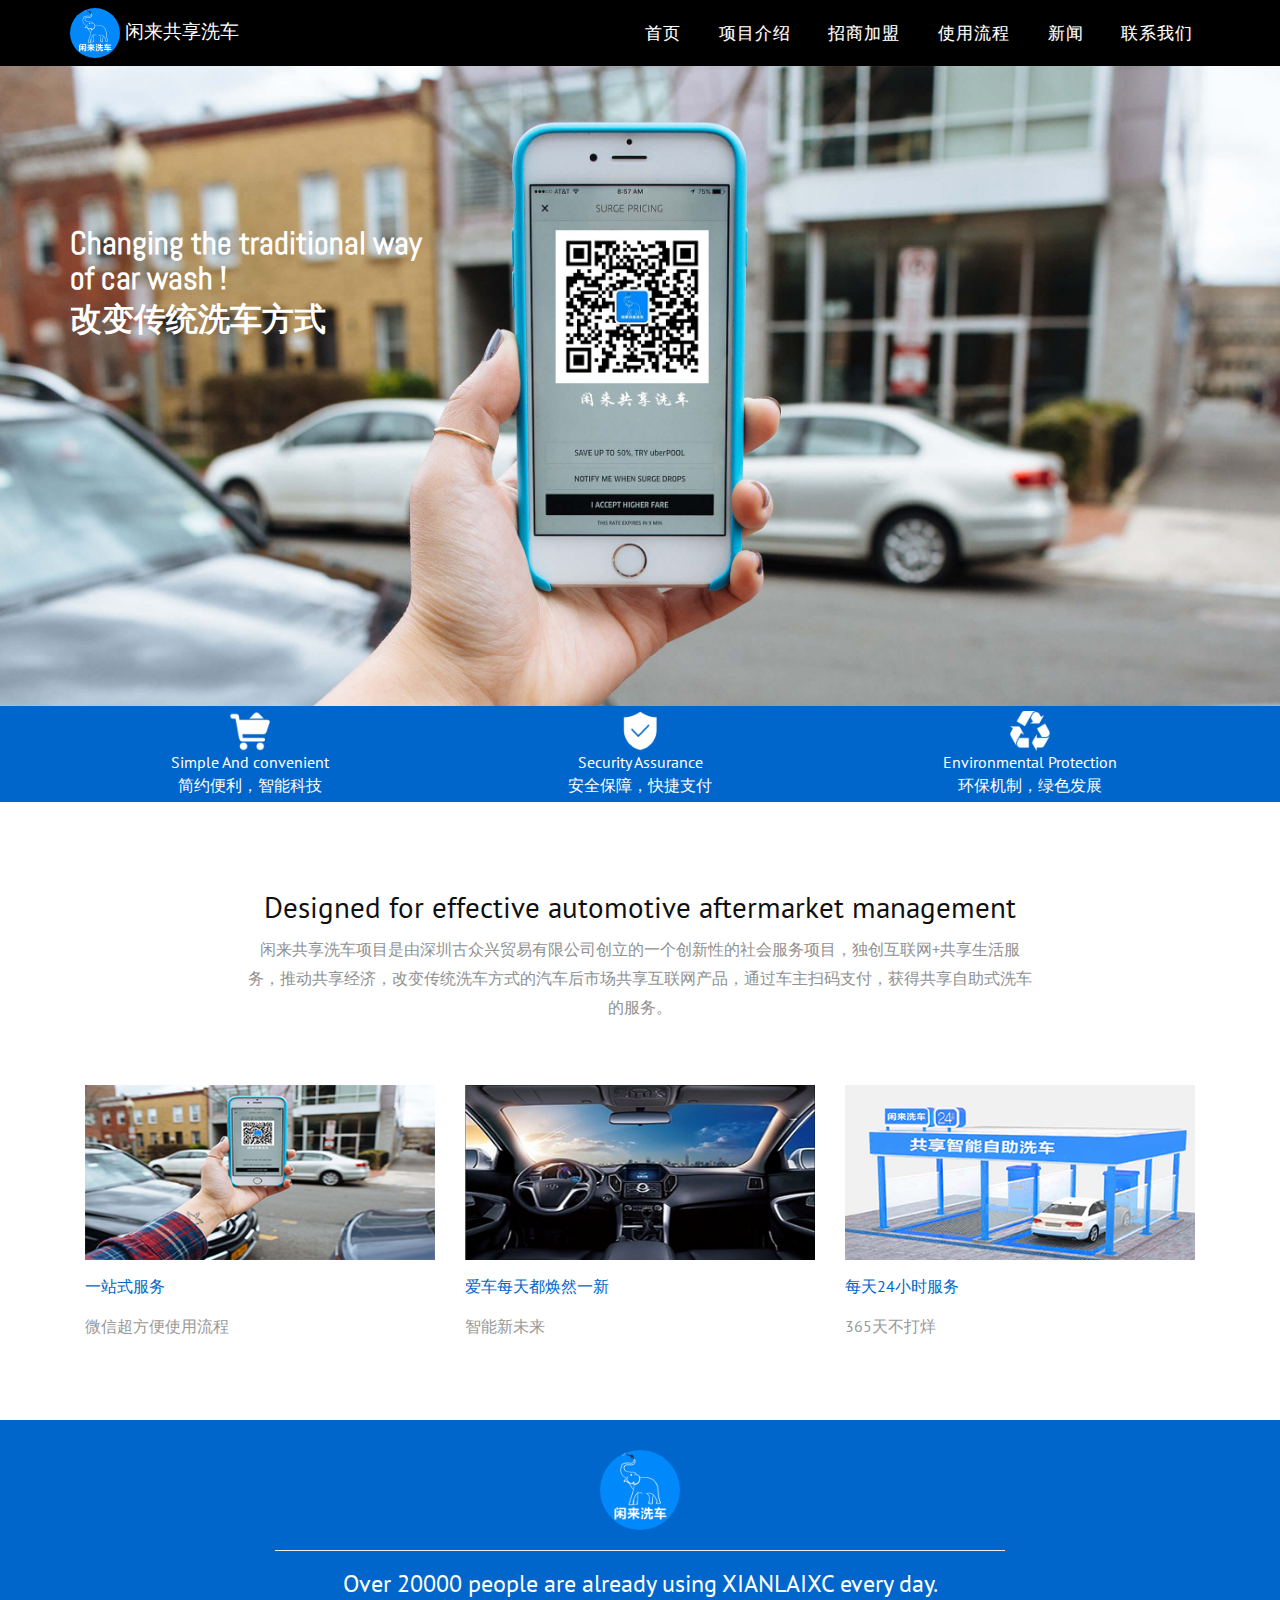
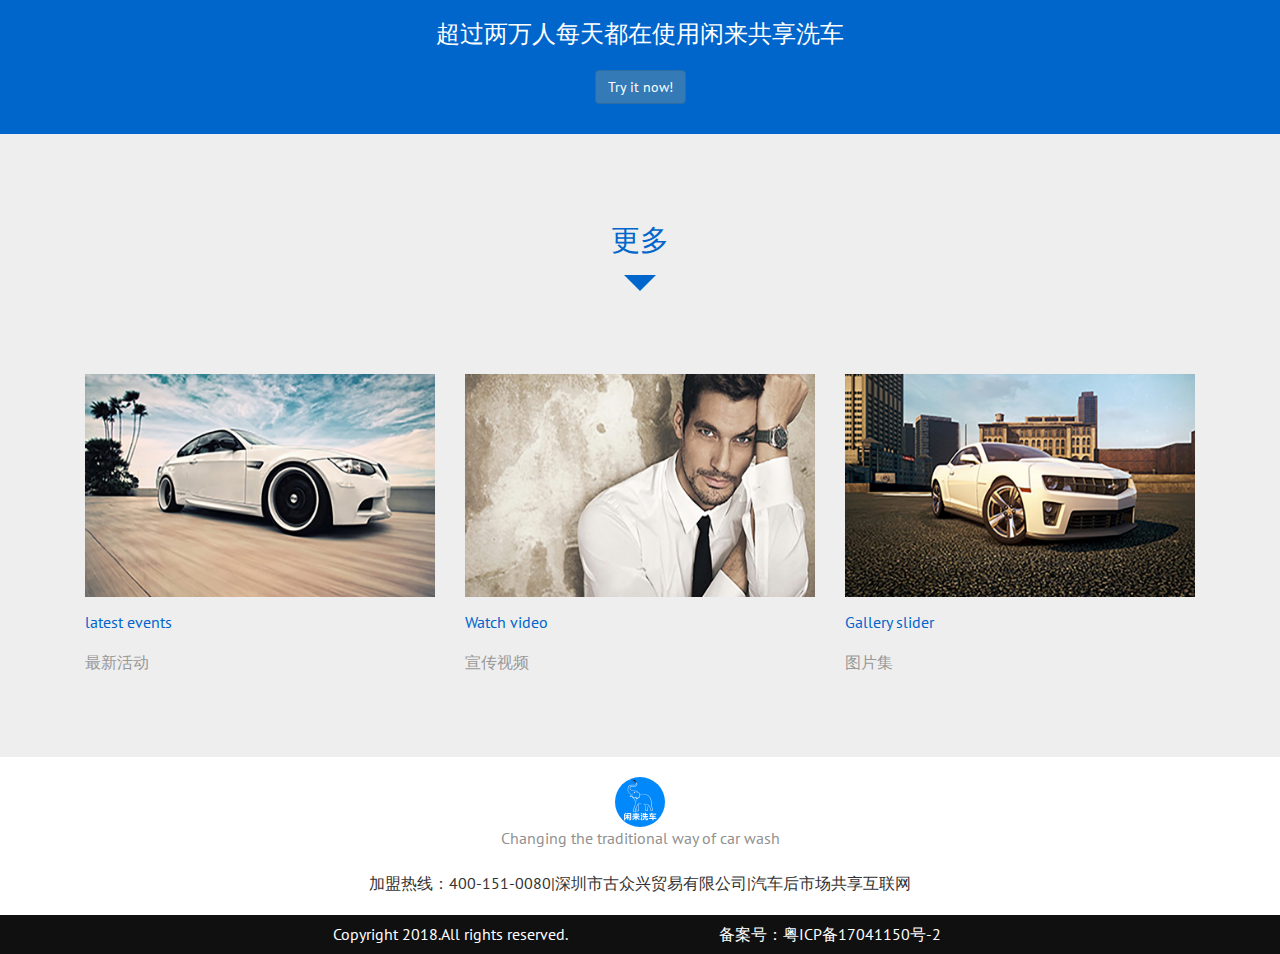
<file: html/index.html>
<!DOCTYPE HTML>
<html>
<head>
<title>闲来共享洗车</title>
<link href="../css/bootstrap.css" rel="stylesheet" type="text/css" media="all">
<!-- jQuery (necessary for Bootstrap's JavaScript plugins) -->
<script src="../js/jquery-1.11.0.min.js"></script>
<script src="../js/bootstrap.min.js"></script>
<!-- Custom Theme files -->
<link href="../css/style.css" rel="stylesheet" type="text/css" media="all"/>
<!-- Custom Theme files -->
<meta name="viewport" content="width=device-width, initial-scale=1">
<meta http-equiv="Content-Type" content="text/html; charset=utf-8" />
<script type="application/x-javascript"> addEventListener("load", function() { setTimeout(hideURLbar, 0); }, false); function hideURLbar(){ window.scrollTo(0,1); } </script>
<link rel="stylesheet" href="../css/flexslider.css" type="text/css" media="screen" />
<link rel="stylesheet" type="text/css" href="../css/magnific-popup.css">
</head>
<body>
<!--header start here-->
<div class="header">
    <div class="container">
        <div class="header-main">
            <div class="logo">
                <h1><a href="javascript:void(0);" style="text-decoration:none;cursor:default;"><img src="../images/img/logo.jpg" alt="" class="img-circle" style="width: 50px;height: 50px;margin-right: 5px;"/>闲来共享洗车</a></h1>
            </div>
            <div class="top-nav">
                <span class="menu"><img src="../images/img/icon1.png" alt=""/></span>
                <nav class="cl-effect-16">
                    <ul class="res">
                        <li><a class="scroll" href="index.html" data-hover="首页">首页</a></li>
                        <li><a class="scroll" href="introduction.html"  data-hover="项目介绍">项目介绍</a></li>
                        <li><a class="scroll" href="aliance.html"  data-hover="招商加盟">招商加盟</a></li>
                        <li><a class="scroll" href="using.html"  data-hover="使用流程">使用流程</a></li>
                        <li><a class="scroll" href="news.html" data-hover="新闻">新闻</a></li>
                        <li><a class="scroll" href="contact.html"  data-hover="联系我们">联系我们</a></li>
                    </ul>
                </nav>
            </div>
            <div class="clearfix"> </div>
        </div>
    </div>
</div>
<div class="header-frist">
    <div class="container">
        <div class="row">
            <div class="col-md-4 col-sm-4 col-xs-4">
                <h3>
                    Changing the traditional way of car wash !
                </h3>
                <p>改变传统洗车方式</p>
            </div>
        </div>
    </div>
</div>
<section class="bg-primary">
	<div class="container">
		<div class="row">
			 <div class="col-md-4 col-sm-4 col-xs-4">
				<img src="../images/icon/shoppingcar.png"/>
				<p>Simple And convenient</p>
				<p>简约便利，智能科技</p>
			 </div>
			 <div class="col-md-4 col-sm-4 col-xs-4">
				<img src="../images/icon/security.png"/>
				<p>Security Assurance</p>
				<p>安全保障，快捷支付</p>
			</div>
			<div class="col-md-4 col-sm-4 col-xs-4">
				<img src="../images/icon/ep.png"/>
				<p>Environmental Protection</p>
				<p>环保机制，绿色发展</p>
			</div>
		</div>
	</div>
</section>
<!--header end here-->

<!--about start here-->
<!--about us-->
<div class="about" id="about">
	<div class="container">
		<div class="about-main">
			<div class="about-top">
				<h4>Designed for effective automotive aftermarket management</h4>
				<p>闲来共享洗车项目是由深圳古众兴贸易有限公司创立的一个创新性的社会服务项目，独创互联网+共享生活服务，推动共享经济，改变传统洗车方式的汽车后市场共享互联网产品，通过车主扫码支付，获得共享自助式洗车的服务。</p>
			</div>
			<div class="about-bottom">
				<div class="col-md-4 col-sm-4 about-grid">
					<img src="../images/img/a1.jpg" alt="" class="img-responsive">
					<p style="color: #0066cb;">一站式服务</p>
					<p>微信超方便使用流程</p>
				</div>
				<div class="col-md-4 col-sm-4 about-grid">
					<img src="../images/img/a2.jpg" alt="" class="img-responsive">
					<p style="color: #0066cb;">爱车每天都焕然一新</p>
					<p>智能新未来</p>
				</div>
				<div class="col-md-4 col-sm-4 about-grid">
					<img src="../images/img/a3.jpg" alt="" class="img-responsive">
					<p style="color: #0066cb;">每天24小时服务</p>
					<p>365天不打烊</p>
				</div>
			  <div class="clearfix"> </div>
			</div>
		</div>
	</div>
</div>
<section class="bg-primary">
    <div class="container">
        <div class="row" style="margin: 30px 0px;">
            <div class="col-lg-8 col-lg-offset-2 text-center">
                <img src="../images/img/logo.jpg" style="width: 80px;height: 80px;" class="img-circle"/>
                <hr class="light">
                <h3 class="text-faded">Over 20000 people are already using XIANLAIXC every day.</h3>
                <br>
                <h3 class="text-faded">超过两万人每天都在使用闲来共享洗车</h3>
                <br>
                <a href="using.html" class="btn btn-primary">Try it now!</a>
            </div>
        </div>
    </div>
</section>
<!--about end here-->

<!--about1 start here-->
<!--more than-->
<div class="about" id="about1" style="background-color: #eeeeee">
	<div class="container">
		<div class="about-main">
			<div class="about-top">
				<h4 style="color:#0066cb;">更多</h4>
                <p><img src="../images/img/inverted.png" class="img-responsive" style="margin: 0 auto;"/></p>
			</div>
			<div class="about-bottom">
				<div class="col-md-4 col-sm-4 col-xs-4 about-grid">
					<div class="project-eff">
                        <div class="nivo-lightbox-demo"><p><a href="news.html"><span class="rollover1" style="background-image: url('../images/icon/new.png');"> </span></a></p></div>
						<img src="../images/img/b1.jpg" alt="" class="img-responsive">
						<p style="color: #0066cb;">latest events</p>
						<p>最新活动</p>
					</div>
				</div>
				<div class="col-md-4 col-sm-4 col-xs-4 about-grid">
					<div class="project-eff">
                        <div class="nivo-lightbox-demo"><p><a href="introduction.html"><span class="rollover1" style="background-image: url('../images/icon/play.png');"></span></a></p></div>
                        <img src="../images/img/b2.jpg" alt="" class="img-responsive">
						<p style="color: #0066cb;">Watch video</p>
						<p>宣传视频</p>
					</div>
				</div>
				<div class="col-md-4 col-sm-4 col-xs-4 about-grid">
					<div class="project-eff">
						<div class="nivo-lightbox-demo"><p><a href="../images/gallery/1.jpg" data-lightbox-gallery="gallery1" class="nivo-lightbox-demo"><span class="rollover1" style="background-image: url('../images/icon/gallery.png');"> </span></a></p></div>
						<img class="img-responsive" src="../images/img/b3.jpg" alt="">
						<p style="color: #0066cb;">Gallery slider</p>
						<p>图片集</p>
					</div>
				</div>
				<div class="clearfix"> </div>
			</div>
		</div>
	</div>
</div>
<!--about1 end here-->

<!--gallery start here-->
<div class="gallery" id="gallery" style="display: none;">
	<div class="container">
		<div class="gallery-bottom">
				<div class="col-md-4 gallery-grid">
					<div class="project-eff">
						<div class="nivo-lightbox-demo"><p><a href="../images/gallery/1.jpg" data-lightbox-gallery="gallery1" class="nivo-lightbox-demo"> <span class="rollover1"> </span></a></p></div>

					</div>
				</div>
				<div class="col-md-4 gallery-grid">
					<div class="project-eff">
						<div class="nivo-lightbox-demo"><p><a href="../images/gallery/2.jpg" data-lightbox-gallery="gallery1" class="nivo-lightbox-demo"> <span class="rollover1"> </span></a></p></div>

					</div>
				</div>
				<div class="col-md-4 gallery-grid">
					<div class="project-eff">
						<div class="nivo-lightbox-demo"><p><a href="../images/gallery/3.jpg" data-lightbox-gallery="gallery1" class="nivo-lightbox-demo"> <span class="rollover1"> </span></a></p></div>

					</div>
				</div>
                <div class="col-md-4 gallery-grid">
					<div class="project-eff">
						<div class="nivo-lightbox-demo"><p><a href="../images/gallery/4.jpg" data-lightbox-gallery="gallery1" class="nivo-lightbox-demo"> <span class="rollover1"> </span></a></p></div>

					</div>
				</div>
				<div class="col-md-4 gallery-grid">
					<div class="project-eff">
						<div class="nivo-lightbox-demo"><p><a href="../images/gallery/5.jpg" data-lightbox-gallery="gallery1" class="nivo-lightbox-demo"> <span class="rollover1"> </span></a></p></div>

					</div>
				</div>
				<div class="col-md-4 gallery-grid">
					<div class="project-eff">
						<div class="nivo-lightbox-demo"> <p><a href="../images/gallery/6.jpg" data-lightbox-gallery="gallery1" class="nivo-lightbox-demo"> <span class="rollover1"> </span></a></p></div>

					</div>
				</div>
				<div class="col-md-4 gallery-grid">
					<div class="project-eff">
						<div class="nivo-lightbox-demo"> <p><a href="../images/gallery/7.jpg" data-lightbox-gallery="gallery1" class="nivo-lightbox-demo"> <span class="rollover1"> </span></a></p></div>

					</div>
				</div>
				<div class="col-md-4 gallery-grid">
					<div class="project-eff">
						<div class="nivo-lightbox-demo"> <p><a href="../images/gallery/8.jpg" data-lightbox-gallery="gallery1" class="nivo-lightbox-demo"> <span class="rollover1"> </span></a></p></div>

					</div>
				</div>
				<div class="col-md-4 gallery-grid">
					<div class="project-eff">
						<div class="nivo-lightbox-demo"> <p><a href="../images/gallery/9.jpg" data-lightbox-gallery="gallery1" class="nivo-lightbox-demo"> <span class="rollover1"> </span></a></p></div>

					</div>
				</div>
				<div class="col-md-4 gallery-grid">
					<div class="project-eff">
						<div class="nivo-lightbox-demo"> <p><a href="../images/gallery/10.jpg" data-lightbox-gallery="gallery1" class="nivo-lightbox-demo"> <span class="rollover1"> </span></a></p></div>

					</div>
				</div>
		   <div class="clearfix"> </div>
		</div>
	</div>
</div>
<!--gallery end here-->

<!--footer start here-->
<section>
	<div class="container">
		<div class="row" style="margin: 20px 0px;">
			<div class="col-lg-8 col-lg-offset-2 text-center">
				<img src="../images/img/logo.jpg" style="width: 50px;height: 50px;" class="img-circle"/>
				<br>
				<p class="text-faded" style="color: #919191;">Changing the traditional way of car wash</p>
				<br>
				<p class="text-faded">加盟热线：400-151-0080|深圳市古众兴贸易有限公司|汽车后市场共享互联网</p>
			</div>
		</div>
	</div>
</section>
<div class="footer">
	<div class="container">
		<div class="row">
			<div class="col-md-offset-2 col-md-4 col-sm-6 col-xs-12 right">
				<p>Copyright 2018.All rights reserved.</p>
			</div>
			<div class="col-md-4 col-sm-6 col-xs-12 left">
				<p>备案号：粤ICP备17041150号-2</p>
			</div>
			<div class="clearfix"></div>
		</div>
	</div>
</div>
<!--footer end here-->

<!-- FlexSlider-js start here-->
<script defer src="../js/jquery.flexslider.js"></script>
<!-- FlexSlider-js end here-->
<!--testmony-js start here-->
<script src="../js/responsiveslides.min.js"></script>
<!--testmony-js end here-->
<!--gallery-js start here-->
<script type="text/javascript" src="../js/nivo-lightbox.min.js"></script>
<!--gallery-js start here-->
<script type="text/javascript" src="../js/exter.js"></script>
<script type="text/javascript" src="../js/scrolltopcontrol.js"></script>
</body>
</html>
</file>
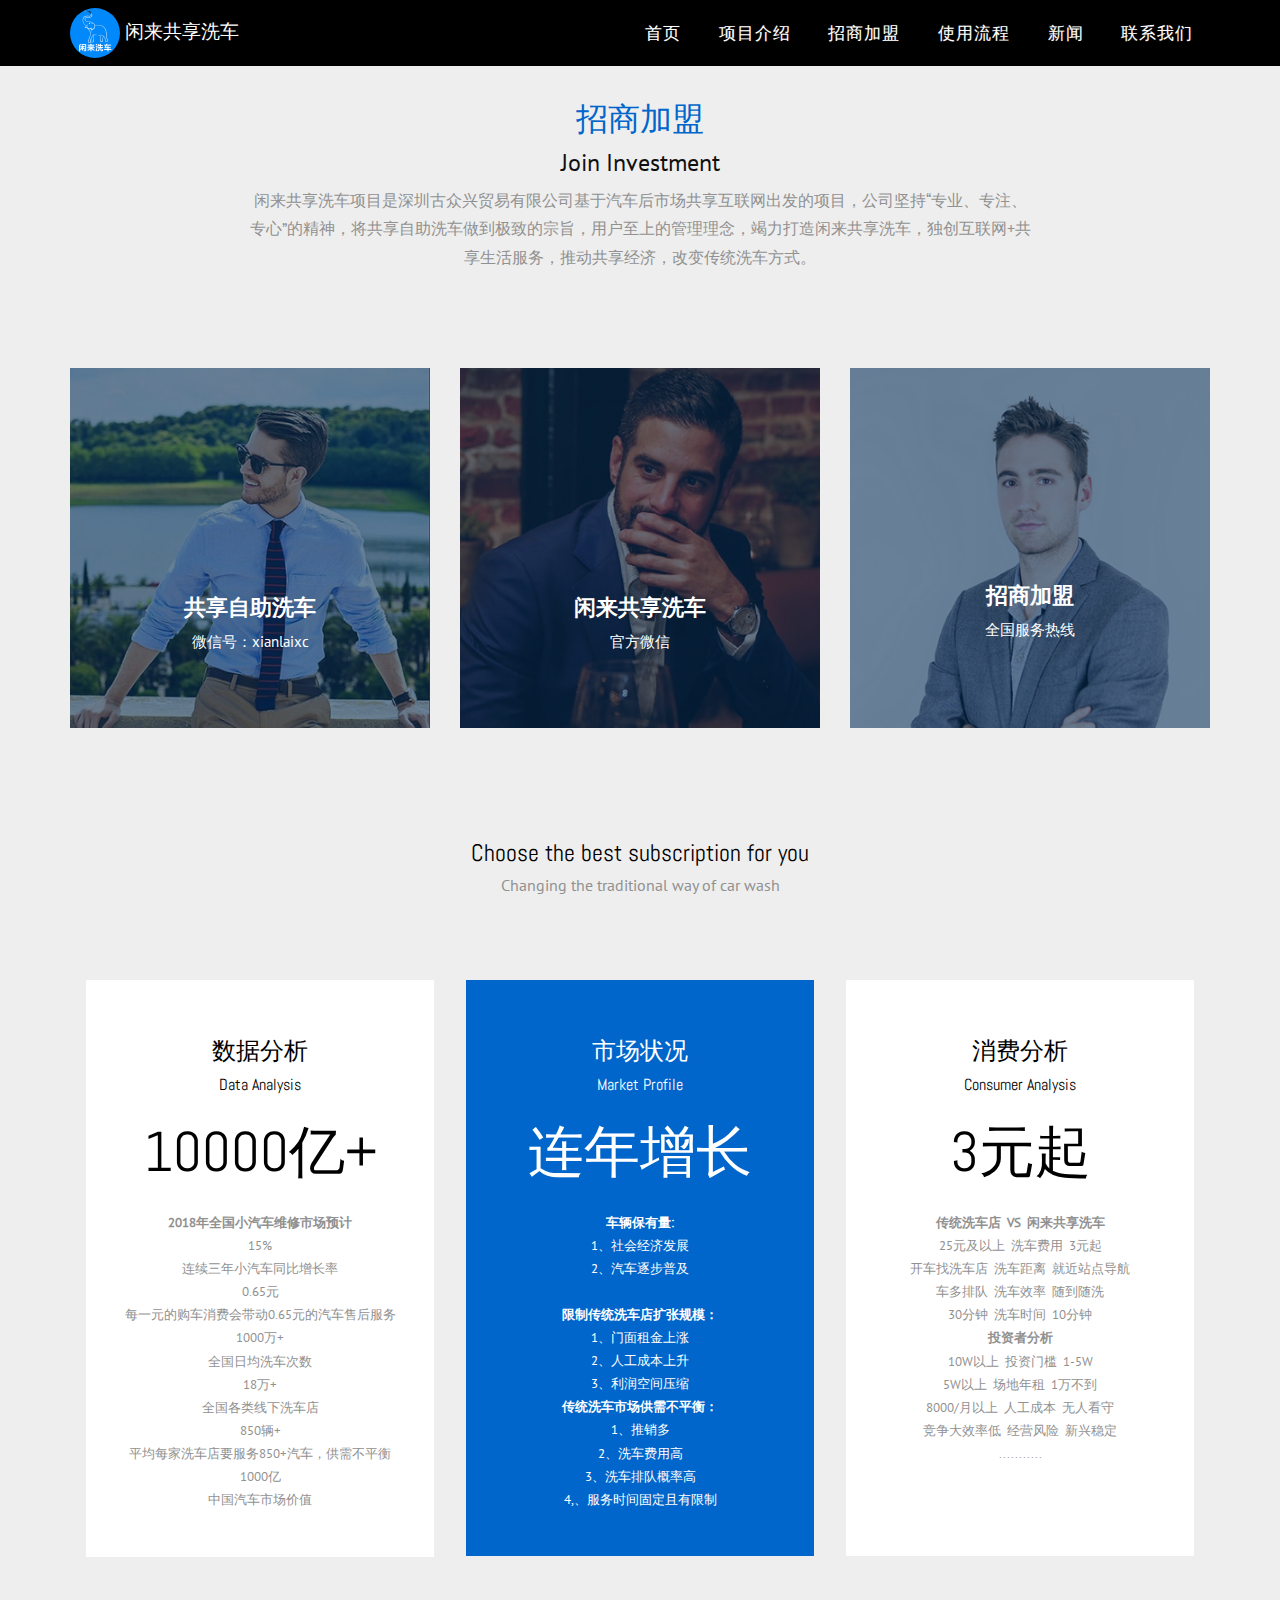
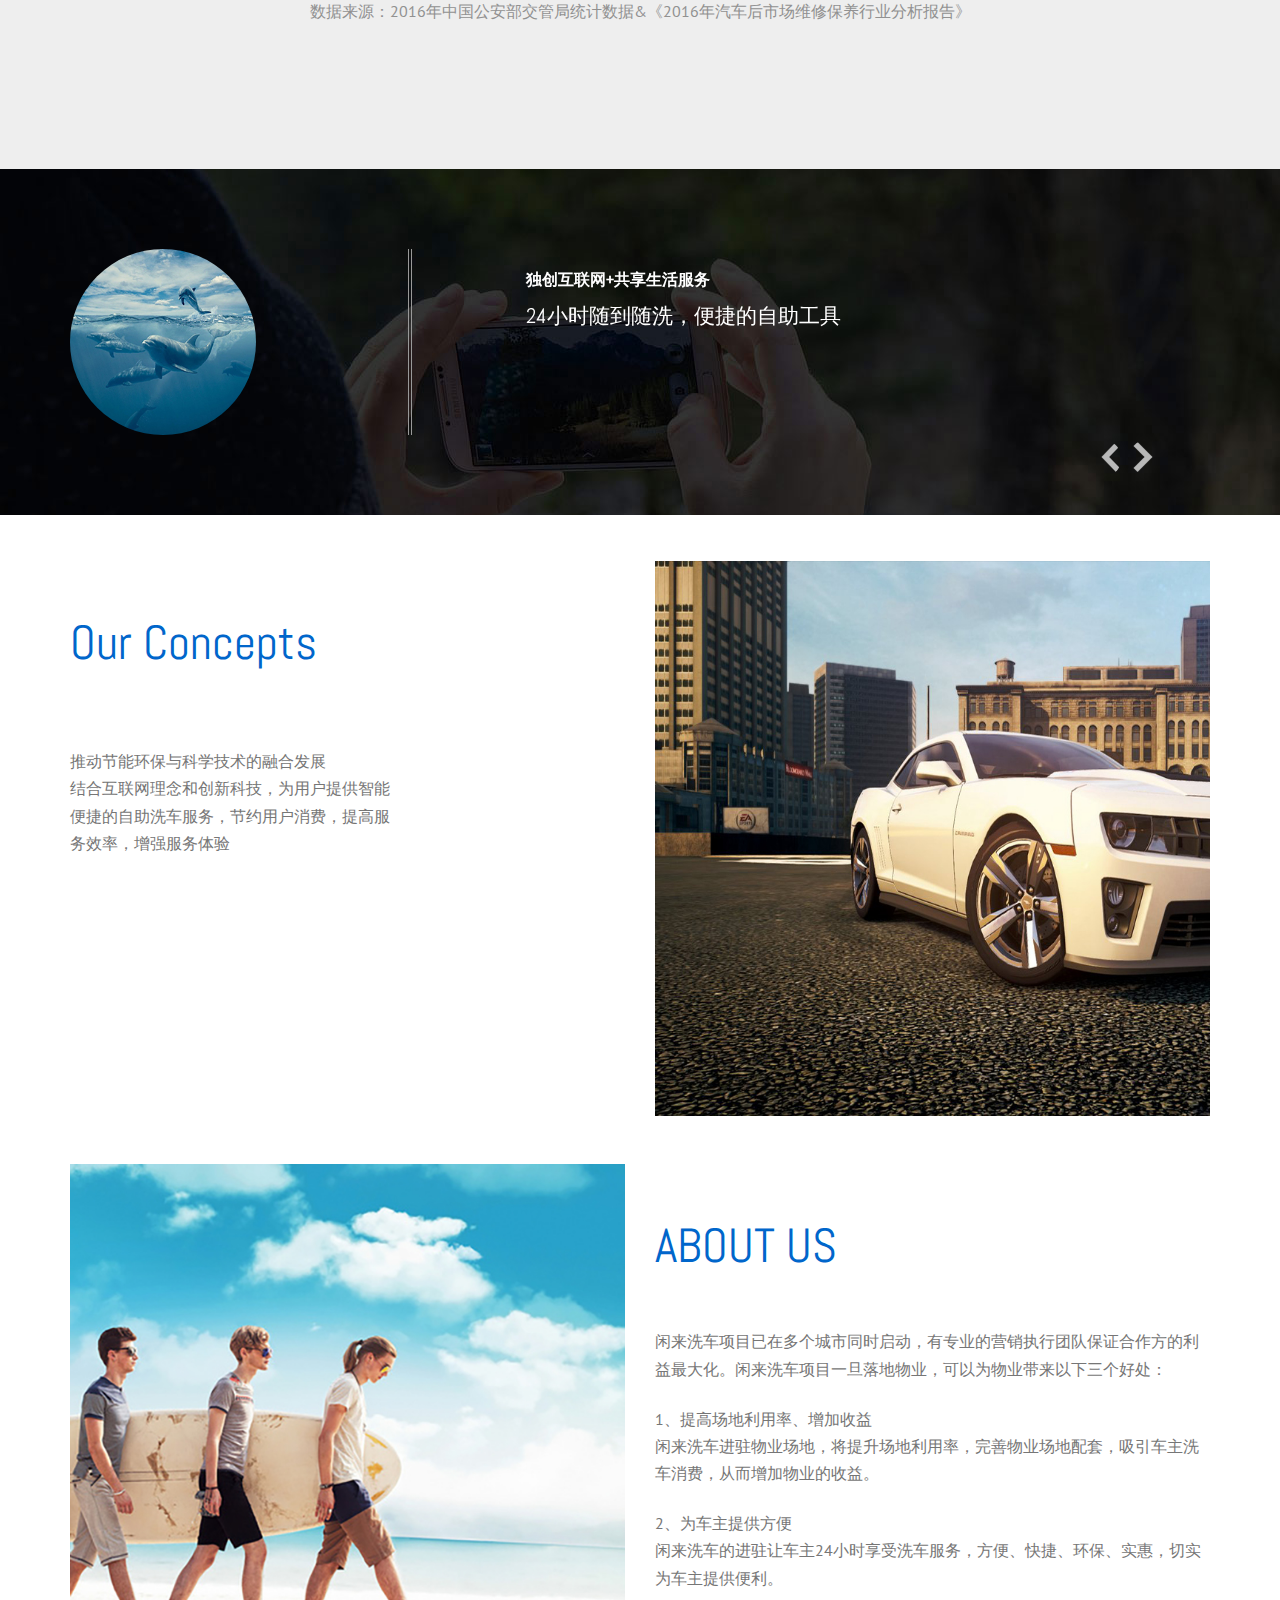
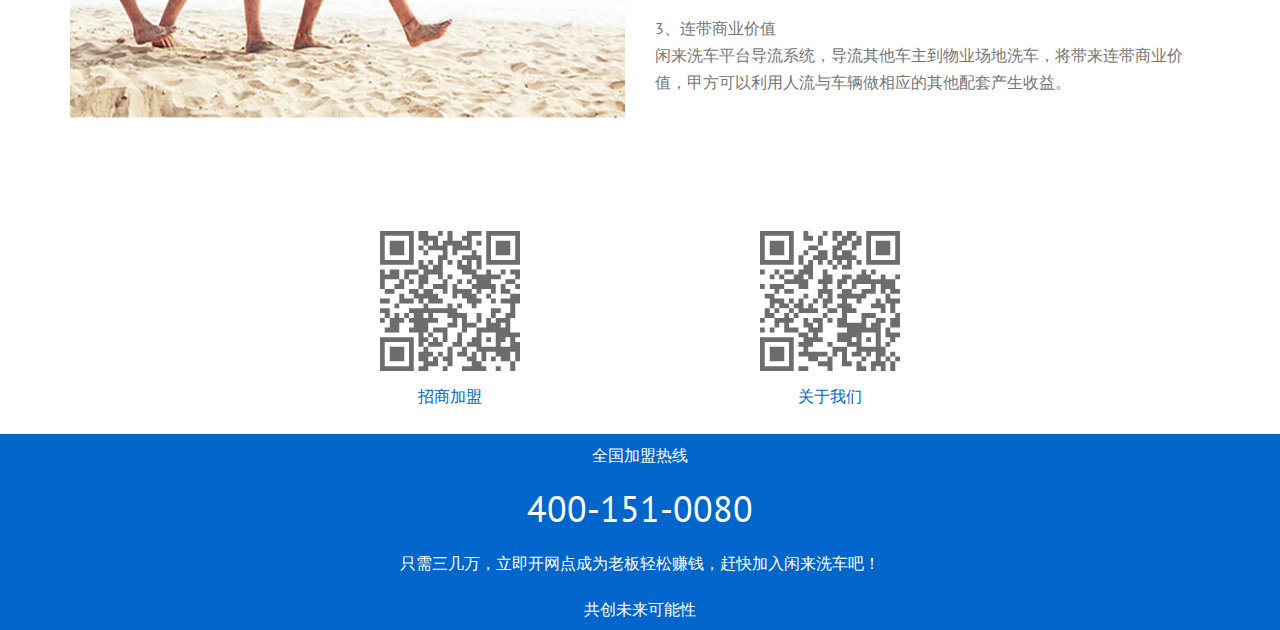
<file: html/aliance.html>
<!DOCTYPE html>
<html>
<head>
    <title>闲来共享洗车</title>
    <link href="../css/bootstrap.css" rel="stylesheet" type="text/css" media="all">
    <link rel="stylesheet" href="../css/font-awesome-4.7.0/css/font-awesome.min.css">
    <!-- jQuery (necessary for Bootstrap's JavaScript plugins) -->
    <script src="../js/jquery-1.11.0.min.js"></script>
    <script src="../js/bootstrap.min.js"></script>
    <!-- Custom Theme files -->
    <link href="../css/style.css" rel="stylesheet" type="text/css" media="all"/>
    <!-- Custom Theme files -->
    <meta name="viewport" content="width=device-width, initial-scale=1">
    <meta http-equiv="Content-Type" content="text/html; charset=utf-8" />
    <script type="application/x-javascript"> addEventListener("load", function() { setTimeout(hideURLbar, 0); }, false); function hideURLbar(){ window.scrollTo(0,1); } </script>
    <link rel="stylesheet" href="../css/flexslider.css" type="text/css" media="screen" />
    <link rel="stylesheet" href="../css/aliance.css" type="text/css" media="screen"/>
</head>
<body>
<!--header start here-->
<div class="header">
        <div class="container">
            <div class="header-main">
                <div class="logo">
                    <h1><a href="javascript:void(0);" style="text-decoration:none;cursor:default;"><img src="../images/img/logo.jpg" alt="" class="img-circle" style="width: 50px;height: 50px;margin-right: 5px;"/>闲来共享洗车</a></h1>
                </div>
                <div class="top-nav">
                    <span class="menu"><img src="../images/img/icon1.png" alt=""/></span>
                    <nav class="cl-effect-16">
                        <ul class="res">
                            <li><a class="scroll" href="index.html" data-hover="首页">首页</a></li>
                            <li><a class="scroll" href="introduction.html"  data-hover="项目介绍">项目介绍</a></li>
                            <li><a class="scroll" href="aliance.html"  data-hover="招商加盟">招商加盟</a></li>
                            <li><a class="scroll" href="using.html"  data-hover="使用流程">使用流程</a></li>
                            <li><a class="scroll" href="news.html" data-hover="新闻">新闻</a></li>
                            <li><a class="scroll" href="contact.html"  data-hover="联系我们">联系我们</a></li>
                        </ul>
                    </nav>
                </div>
                <div class="clearfix"> </div>
            </div>
        </div>
    </div>
<!--header end here-->

<!--about start here-->
<!--about us -->
<div style="background-color: #eeeeee;">
    <div class="container">
        <div class="about-main">
            <div class="about-top" style="margin-top: 2em;">
                <h4 style="color: #0066cb;font-size: 2em;">招商加盟</h4>
                <h4 style="font-size: 1.5em;">Join Investment</h4>
                <p>闲来共享洗车项目是深圳古众兴贸易有限公司基于汽车后市场共享互联网出发的项目，公司坚持“专业、专注、专心”的精神，将共享自助洗车做到极致的宗旨，用户至上的管理理念，竭力打造闲来共享洗车，独创互联网+共享生活服务，推动共享经济，改变传统洗车方式。</p>
            </div>
        </div>
    </div>
</div>
<div class="demo">
    <div class="container">
        <div class="row">
            <div class="col-md-4 col-sm-6">
                <div class="box">
                    <img src="../images/img/c3.jpg">
                    <div class="box-content">
                        <h3 class="title">共享自助洗车</h3>
                        <span class="post">微信号：xianlaixc</span>
                        <ul class="social">
                            <li><a><i class="fa fa-wechat"></i></a></li>
                            <li><a><i class="fa fa-instagram"></i></a></li>
                            <li><a><i class="fa fa-automobile"></i></a></li>
                            <li><p><img src="../images/img/g3.png" title="扫一扫与我联系"><p>扫一扫与我联系</p></p></li>
                        </ul>
                    </div>
                </div>
            </div>

            <div class="col-md-4 col-sm-6">
                <div class="box">
                    <img src="../images/img/c2.jpg">
                    <div class="box-content">
                        <h3 class="title">闲来共享洗车</h3>
                        <span class="post">官方微信</span>
                        <ul class="social">
                            <li><a><i class="fa fa-wechat"></i></a></li>
                            <li><a><i class="fa fa-instagram"></i></a></li>
                            <li><a><i class="fa fa-automobile"></i></a></li>
                            <li><p><img src="../images/img/g4.png" title="扫一扫关注官网"><p>扫一扫关注官网</p></p></li>
                        </ul>
                    </div>
                </div>
            </div>

            <div class="col-md-4 col-sm-6">
                <div class="box">
                    <img src="../images/img/c1.jpg">
                    <div class="box-content">
                        <h3 class="title">招商加盟</h3>
                        <span class="post">全国服务热线</span>
                        <ul class="social">
                            <li><a><i class="fa fa-wechat"></i></a></li>
                            <li><a><i class="fa fa-instagram"></i></a></li>
                            <li><a><i class="fa fa-automobile"></i></a></li>
                            <li><p><p style="font-size: 1.5em;margin: 2em auto;"><i class="fa fa-phone"></i>&nbsp;&nbsp;400-151-0080</p></p></li>
                        </ul>
                    </div>
                </div>
            </div>
        </div>
    </div>
</div>
<!--about end here-->

<!--services start here-->
<!--data here-->
<div class="services" id="services">
    <div class="container">
        <div class="services-main">
            <div class="services-top">
                <h3>Choose the best subscription for you</h3>
                <p>Changing the traditional way of car wash</p>
            </div>
            <div class="services-bottom">
                <div class="col-md-4 col-sm-4 col-xs-12 ser-grid">
                    <br><br>
                    <b><h4>数据分析</h4></b>
                    <h4 style="font-size: 1.0em;">Data Analysis</h4>
                    <h4 style="font-size: 3.5em;">10000亿+</h4>
                    <b><p>2018年全国小汽车维修市场预计</p></b>
                    <p>15%</p>
                    <p>连续三年小汽车同比增长率</p>
                    <p>0.65元</p>
                    <p>每一元的购车消费会带动0.65元的汽车售后服务</p>
                    <p>1000万+</p>
                    <p>全国日均洗车次数</p>
                    <p>18万+</p>
                    <p>全国各类线下洗车店</p>
                    <p>850辆+</p>
                    <p>平均每家洗车店要服务850+汽车，供需不平衡</p>
                    <p>1000亿</p>
                    <p>中国汽车市场价值</p>
                    <br><br>
                </div>
                <div class="col-md-4 col-sm-4 col-xs-12 ser-grid" style="background-color: #0066cb;">
                    <br><br>
                    <b><h4 style="color: #FFFFFF;">市场状况</h4></b>
                    <h4 style="font-size: 1.0em;color: #FFFFFF;">Market Profile</h4>
                    <h4 style="font-size: 3.5em;color: #FFFFFF;">连年增长</h4>
                    <b><p style="color: #FFFFFF;">车辆保有量:</p></b>
                    <p style="color: #FFFFFF;">1、社会经济发展</p>
                    <p style="color: #FFFFFF;">2、汽车逐步普及</p>
                    <br>
                    <b><p style="color: #FFFFFF;">限制传统洗车店扩张规模：</p></b>
                    <p style="color: #FFFFFF;">1、门面租金上涨</p>
                    <p style="color: #FFFFFF;">2、人工成本上升</p>
                    <p style="color: #FFFFFF;">3、利润空间压缩</p>
                    <b><p style="color: #FFFFFF;">传统洗车市场供需不平衡：</p></b>
                    <p style="color: #FFFFFF;">1、推销多</p>
                    <p style="color: #FFFFFF;">2、洗车费用高</p>
                    <p style="color: #FFFFFF;">3、洗车排队概率高</p>
                    <p style="color: #FFFFFF;">4,、服务时间固定且有限制</p>
                    <br><br>
                </div>
                <div class="col-md-4 col-sm-4 col-xs-12 ser-grid">
                    <br><br>
                    <b><h4>消费分析</h4></b>
                    <h4 style="font-size: 1.0em;">Consumer Analysis</h4>
                    <h4 style="font-size: 3.5em;">3元起</h4>
                    <b><p>传统洗车店&nbsp;&nbsp;VS&nbsp;&nbsp;闲来共享洗车</p></b>
                    <p>25元及以上&nbsp;&nbsp;洗车费用&nbsp;&nbsp;3元起</p>
                    <p>开车找洗车店&nbsp;&nbsp;洗车距离&nbsp;&nbsp;就近站点导航</p>
                    <p>车多排队&nbsp;&nbsp;洗车效率&nbsp;&nbsp;随到随洗</p>
                    <p>30分钟&nbsp;&nbsp;洗车时间&nbsp;&nbsp;10分钟</p>
                    <b><p>投资者分析</p></b>
                    <p>10W以上&nbsp;&nbsp;投资门槛&nbsp;&nbsp;1-5W</p>
                    <p>5W以上&nbsp;&nbsp;场地年租&nbsp;&nbsp;1万不到</p>
                    <p>8000/月以上&nbsp;&nbsp;人工成本&nbsp;&nbsp;无人看守</p>
                    <p>竞争大效率低&nbsp;&nbsp;经营风险&nbsp;&nbsp;新兴稳定</p>
                    <p>...........</p>
                    <br><br>
                    <br><br>
                </div>
                <div class="clearfix"> </div>
            </div>
            <div class="services-top">
                <p>数据来源：2016年中国公安部交管局统计数据&《2016年汽车后市场维修保养行业分析报告》</p>
            </div>
        </div>
    </div>
</div>
<!--services end here-->

<!--testmony start here-->
<!--about project-->
<div class="testimony">
    <div class="container">
        <div class="testimony-main">
            <ul class="rslides" id="slider">
                <li>
                    <div class="testimo-slid">
                        <div class="testimony-left">
                            <img src="../images/img/d1.jpg" alt="" class="img-responsive">
                        </div>
                        <div class="testimony-right">
                            <p><b>独创互联网+共享生活服务</b></p>
                            <h4>24小时随到随洗，便捷的自助工具</h4>
                        </div>
                        <div class="clearfix"> </div>
                    </div>
                </li>
                <li>
                    <div class="testimo-slid">
                        <div class="testimony-left">
                            <img src="../images/img/d2.jpg" alt="" class="img-responsive">
                        </div>
                        <div class="testimony-right">
                            <p><b>独创互联网+共享生活服务</b></p>
                            <h4>基于互联网的智能科技，让环保贴近生活</h4>
                        </div>
                        <div class="clearfix"> </div>
                    </div>
                </li>
                <li>
                    <div class="testimony-left">
                        <img src="../images/img/d3.jpg" alt="" class="img-responsive">
                    </div>
                    <div class="testimony-right">
                        <p><b>独创互联网+共享生活服务</b></p>
                        <h4>用户使用方便快捷，再也不需要排长龙洗车</h4>
                    </div>
                    <div class="clearfix"> </div>
                </li>
                <li>
                    <div class="testimony-left">
                        <img src="../images/img/d4.jpg" alt="" class="img-responsive">
                    </div>
                    <div class="testimony-right">
                        <!--<span class="glyphicon glyphicon-comment" aria-hidden="true"> </span>-->
                        <span></span>
                        <p>独创互联网+共享生活服务</p>
                        <h4>实时导航引导，到最近的网点完成自助服务</h4>
                    </div>
                    <div class="clearfix"> </div>
                </li>
            </ul>
            <div class="clearfix"> </div>
        </div>
    </div>
</div>
<!--testmony end here-->

<br><br>

<!--features strat here-->
<!--project introduction-->
<div class="features">
    <div class="container">
        <div class="features-main">
            <div class="features-bottom">
                <div class="feats-bot1">
                    <div class="row">
                        <div class="col-md-6 col-sm-6 feat-text">
                            <br><br>
                            <h4 style="color: #0066cb;font-size: 3em;">Our Concepts</h4>
                            <br><br>
                            <p>推动节能环保与科学技术的融合发展</p>
                            <p>结合互联网理念和创新科技，为用户提供智能</p>
                            <p>便捷的自助洗车服务，节约用户消费，提高服</p>
                            <p>务效率，增强服务体验</p>
                        </div>
                        <div class="col-md-6 col-sm-6 feat-grid">
                            <div class="feat-img">
                                <img src="../images/img/e1.jpg" alt="" class="img-responsive">
                            </div>
                        </div>
                    </div>
                    <div class="clearfix"> </div>
                </div>
                <div class="feats-bot1">
                    <div class="row">
                        <div class="col-md-6 col-sm-6 feat-grid">
                            <div class="feat-img">
                                <img src="../images/img/e2.jpg" alt="" class="img-responsive">
                            </div>
                        </div>
                        <div class="col-md-6 col-sm-6 feat-text">
                            <br><br>
                            <h4 style="color: #0066cb;font-size: 3em;">ABOUT US</h4>
                            <br>
                            <p>闲来洗车项目已在多个城市同时启动，有专业的营销执行团队保证合作方的利益最大化。闲来洗车项目一旦落地物业，可以为物业带来以下三个好处：</p>
                            <br>
                            <p>1、提高场地利用率、增加收益</p>
                            <p>闲来洗车进驻物业场地，将提升场地利用率，完善物业场地配套，吸引车主洗车消费，从而增加物业的收益。</p>
                            <br>
                            <p>2、为车主提供方便</p>
                            <p>闲来洗车的进驻让车主24小时享受洗车服务，方便、快捷、环保、实惠，切实为车主提供便利。</p>
                            <br>
                            <p>3、连带商业价值</p>
                            <p>闲来洗车平台导流系统，导流其他车主到物业场地洗车，将带来连带商业价值，甲方可以利用人流与车辆做相应的其他配套产生收益。</p>
                        </div>
                        <div class="clearfix"> </div>
                    </div>
                    <div class="clearfix"> </div>
                </div>
                <div class="clearfix"> </div>
            </div>
        </div>
    </div>
</div>
<!--features end here-->

<!--about1 start here-->
<!--code here-->
<div class="about" id="about1" style="padding: 0em;">
    <div class="container">
        <div class="about-main">
            <div class="about-bottom" style="text-align: center;">
                <div class="col-md-offset-2 col-md-4 col-sm-offset-2 col-sm-4 about-grid">
                    <img src="../images/img/g1.png" alt="" class="img-responsive" style="margin: 0 auto;">
                    <p style="color: #0066cb;">招商加盟</p>
                </div>
                <div class="col-md-4 col-sm-4 about-grid">
                    <img src="../images/img/g2.png" alt="" class="img-responsive" style="margin: 0 auto;">
                    <p style="color: #0066cb;">关于我们</p>
                </div>
                <div class="clearfix"> </div>
            </div>
        </div>
    </div>
</div>
<!--about1 end here-->

<br>
<!--telephone start here-->
<section class="bg-primary">
    <div class="container">
        <div class="row" style="margin-top: 10px;margin-bottom: 10px;text-align: center;">
            <p>全国加盟热线</p>
            <br>
            <h1>400-151-0080</h1>
            <br>
            <p>只需三几万，立即开网点成为老板轻松赚钱，赶快加入闲来洗车吧！</p>
            <br>
            <p>共创未来可能性</p>
        </div>
    </div>
</section>
<!--telephone end here-->

<!-- FlexSlider-js start here-->
<script defer src="../js/jquery.flexslider.js"></script>
<!-- FlexSlider-js end here-->
<!--testmony-js start here-->
<script src="../js/responsiveslides.min.js"></script>
<!--testmony-js end here-->
<!--gallery-js start here-->
<script type="text/javascript" src="../js/nivo-lightbox.min.js"></script>
<!--gallery-js start here-->
<script type="text/javascript" src="../js/exter.js"></script>
<script type="text/javascript" src="../js/scrolltopcontrol.js"></script>
</body>
</html>
</file>
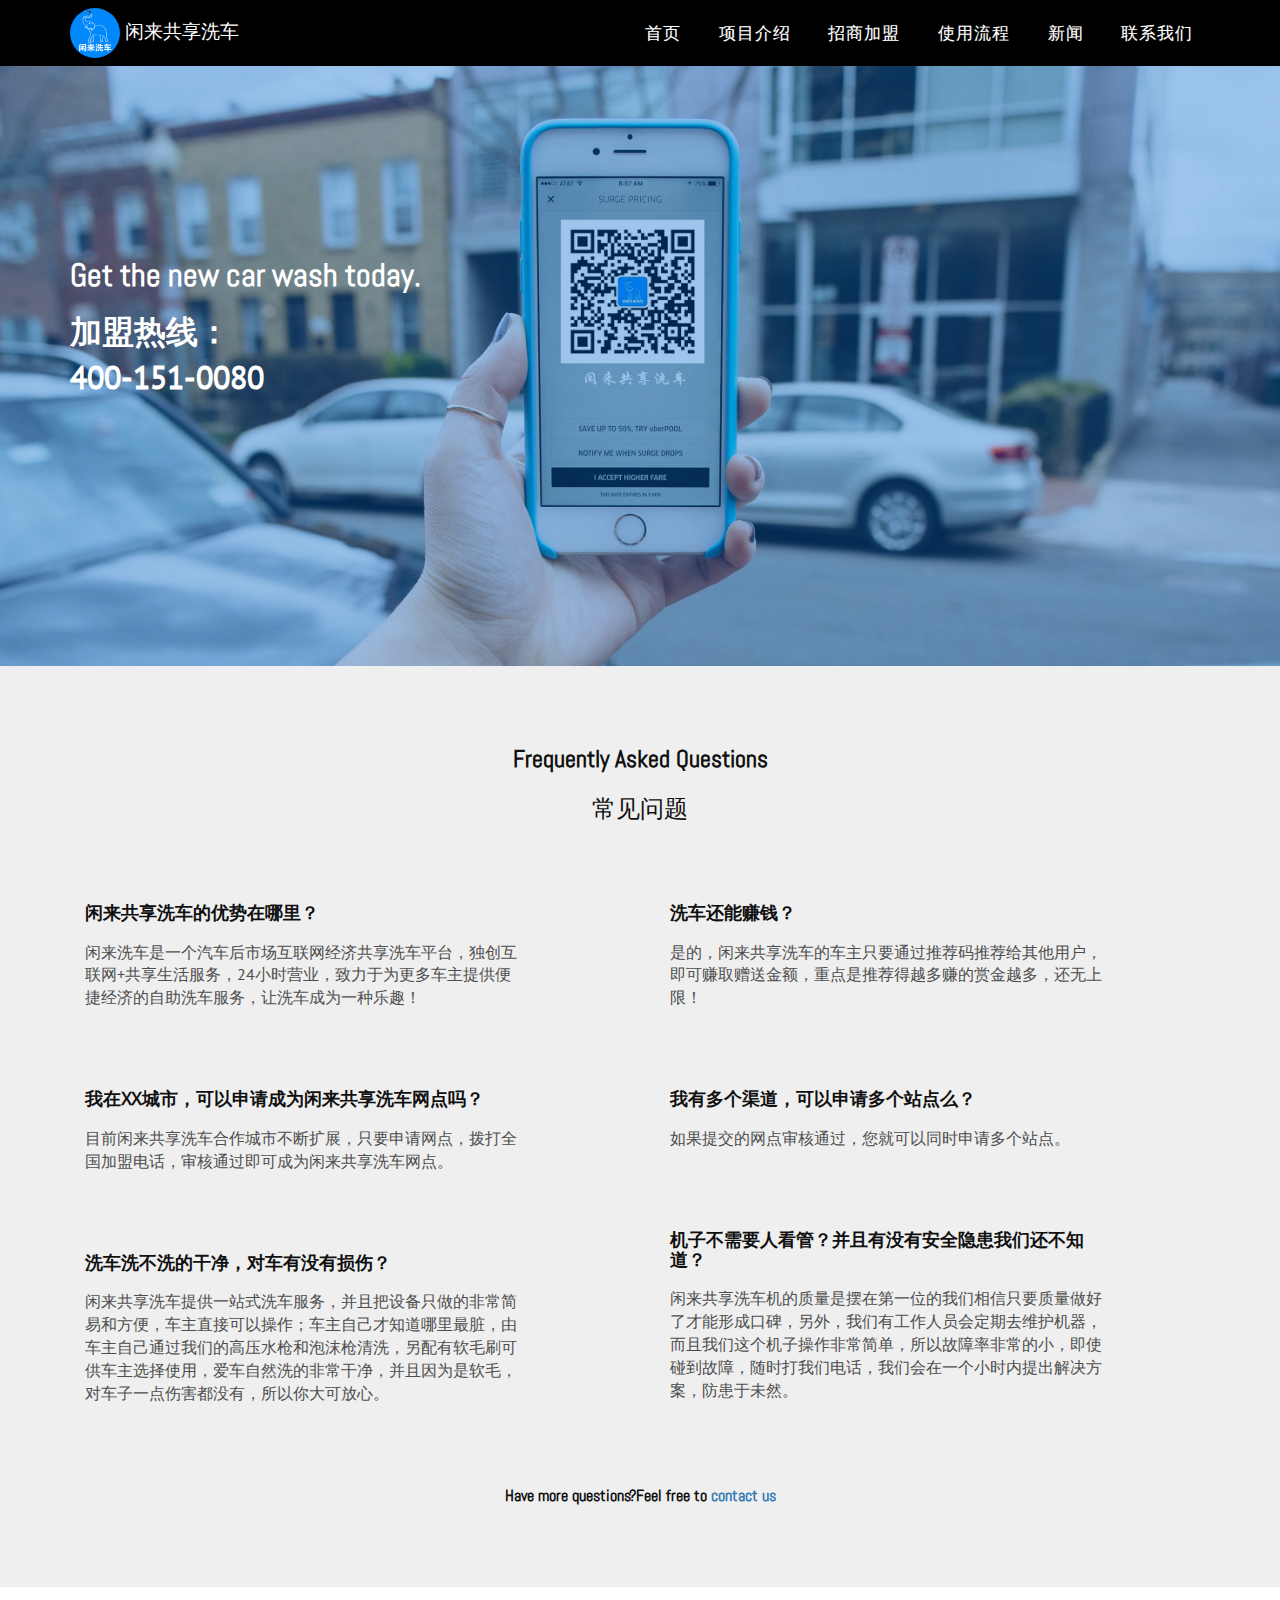
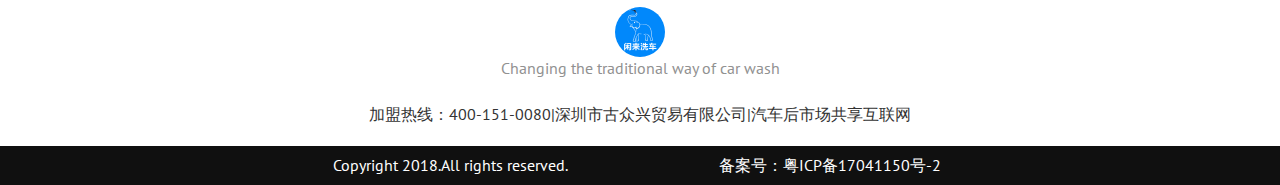
<file: html/contact.html>
<!DOCTYPE HTML>
<html>
<head>
    <title>闲来共享洗车</title>
    <link href="../css/bootstrap.css" rel="stylesheet" type="text/css" media="all">
    <!-- jQuery (necessary for Bootstrap's JavaScript plugins) -->
    <script src="../js/jquery-1.11.0.min.js"></script>
    <script src="../js/bootstrap.min.js"></script>
    <!-- Custom Theme files -->
    <link href="../css/style.css" rel="stylesheet" type="text/css" media="all"/>
    <!-- Custom Theme files -->
    <meta name="viewport" content="width=device-width, initial-scale=1">
    <meta http-equiv="Content-Type" content="text/html; charset=utf-8" />
    <script type="application/x-javascript"> addEventListener("load", function() { setTimeout(hideURLbar, 0); }, false); function hideURLbar(){ window.scrollTo(0,1); } </script>
    <link rel="stylesheet" href="../css/flexslider.css" type="text/css" media="screen" />
    <link rel="stylesheet" type="text/css" href="../css/magnific-popup.css">
    <link rel="stylesheet" href="../css/contact.css" type="text/css">
</head>
<body>
<!--header start here-->
<div class="header">
    <div class="container">
        <div class="header-main">
            <div class="logo">
                <h1><a href="javascript:void(0);" style="text-decoration:none;cursor:default;"><img src="../images/img/logo.jpg" alt="" class="img-circle" style="width: 50px;height: 50px;margin-right: 5px;"/>闲来共享洗车</a></h1>
            </div>
            <div class="top-nav">
                <span class="menu"><img src="../images/img/icon1.png" alt=""/></span>
                <nav class="cl-effect-16">
                    <ul class="res">
                        <li><a class="scroll" href="index.html" data-hover="首页">首页</a></li>
                        <li><a class="scroll" href="introduction.html"  data-hover="项目介绍">项目介绍</a></li>
                        <li><a class="scroll" href="aliance.html"  data-hover="招商加盟">招商加盟</a></li>
                        <li><a class="scroll" href="using.html"  data-hover="使用流程">使用流程</a></li>
                        <li><a class="scroll" href="news.html" data-hover="新闻">新闻</a></li>
                        <li><a class="scroll" href="contact.html"  data-hover="联系我们">联系我们</a></li>
                    </ul>
                </nav>
            </div>
            <div class="clearfix"> </div>
        </div>
    </div>
</div>
<div class="header-second" id="header-second">
    <div class="container">
        <div class="row">
            <div class="col-md-4 col-sm-4 col-xs-4">
                <h3>
                   Get the new car wash today.
                </h3>
                <p>加盟热线：</p>
                <p>400-151-0080</p>
            </div>
        </div>
    </div>
</div>
<!--header end here-->

<!--contacts start here-->
<div class="contacts">
    <div class="container">
        <div class="row">
          <div class="contacts-top">
              <h3><b>Frequently Asked Questions</b></h3>
              <h3>常见问题</h3>
          </div>
        </div>
        <div class="row">
            <div class="col-md-6">
                 <div class="col-md-10">
                     <h4><b>闲来共享洗车的优势在哪里？</b></h4>
                     <p>闲来洗车是一个汽车后市场互联网经济共享洗车平台，独创互联网+共享生活服务，24小时营业，致力于为更多车主提供便捷经济的自助洗车服务，让洗车成为一种乐趣！</p>
                 </div>
                 <div class="col-md-10">
                     <h4><b>我在XX城市，可以申请成为闲来共享洗车网点吗？</b></h4>
                     <p>目前闲来共享洗车合作城市不断扩展，只要申请网点，拨打全国加盟电话，审核通过即可成为闲来共享洗车网点。</p>
                 </div>
                 <div class="col-md-10">
                     <h4><b>洗车洗不洗的干净，对车有没有损伤？</b></h4>
                     <p>闲来共享洗车提供一站式洗车服务，并且把设备只做的非常简易和方便，车主直接可以操作；车主自己才知道哪里最脏，由车主自己通过我们的高压水枪和泡沫枪清洗，另配有软毛刷可供车主选择使用，爱车自然洗的非常干净，并且因为是软毛，对车子一点伤害都没有，所以你大可放心。</p>
                 </div>
            </div>
            <div class="col-md-6">
                <div class="col-md-10">
                    <h4><b>洗车还能赚钱？</b></h4>
                    <p>是的，闲来共享洗车的车主只要通过推荐码推荐给其他用户，即可赚取赠送金额，重点是推荐得越多赚的赏金越多，还无上限！</p>
                </div>
                <div class="col-md-10">
                    <h4><b>我有多个渠道，可以申请多个站点么？</b></h4>
                    <p>如果提交的网点审核通过，您就可以同时申请多个站点。</p>
                </div>
                <div class="col-md-10">
                    <h4><b>机子不需要人看管？并且有没有安全隐患我们还不知道？</b></h4>
                    <p>闲来共享洗车机的质量是摆在第一位的我们相信只要质量做好了才能形成口碑，另外，我们有工作人员会定期去维护机器，而且我们这个机子操作非常简单，所以故障率非常的小，即使碰到故障，随时打我们电话，我们会在一个小时内提出解决方案，防患于未然。</p>
                </div>
            </div>
        </div>
        <div class="row">
            <div class="contacts-buttom">
                <p><b>Have more questions?Feel free to <a href="#header-second">contact us</a></b></p>
            </div>
        </div>
    </div>
</div>
<!--contacts end here-->

<!--footer start here-->
<section>
    <div class="container">
        <div class="row" style="margin: 20px 0px;">
            <div class="col-lg-8 col-lg-offset-2 text-center">
                <img src="../images/img/logo.jpg" style="width: 50px;height: 50px;" class="img-circle"/>
                <br>
                <p class="text-faded" style="color: #919191;">Changing the traditional way of car wash</p>
                <br>
                <p class="text-faded">加盟热线：400-151-0080|深圳市古众兴贸易有限公司|汽车后市场共享互联网</p>
            </div>
        </div>
    </div>
</section>
<div class="footer">
    <div class="container">
        <div class="row">
            <div class="col-md-offset-2 col-md-4 col-sm-6 col-xs-12 right">
                <p>Copyright 2018.All rights reserved.</p>
            </div>
            <div class="col-md-4 col-sm-6 col-xs-12 left">
                <p>备案号：粤ICP备17041150号-2</p>
            </div>
            <div class="clearfix"></div>
        </div>
    </div>
</div>
<!--footer end here-->

<!-- FlexSlider-js start here-->
<script defer src="../js/jquery.flexslider.js"></script>
<!-- FlexSlider-js end here-->
<!--testmony-js start here-->
<script src="../js/responsiveslides.min.js"></script>
<!--testmony-js end here-->
<!--gallery-js start here-->
<script type="text/javascript" src="../js/nivo-lightbox.min.js"></script>
<!--gallery-js start here-->
<script type="text/javascript" src="../js/exter.js"></script>
<script type="text/javascript" src="../js/scrolltopcontrol.js"></script>
</body>
</html>
</file>
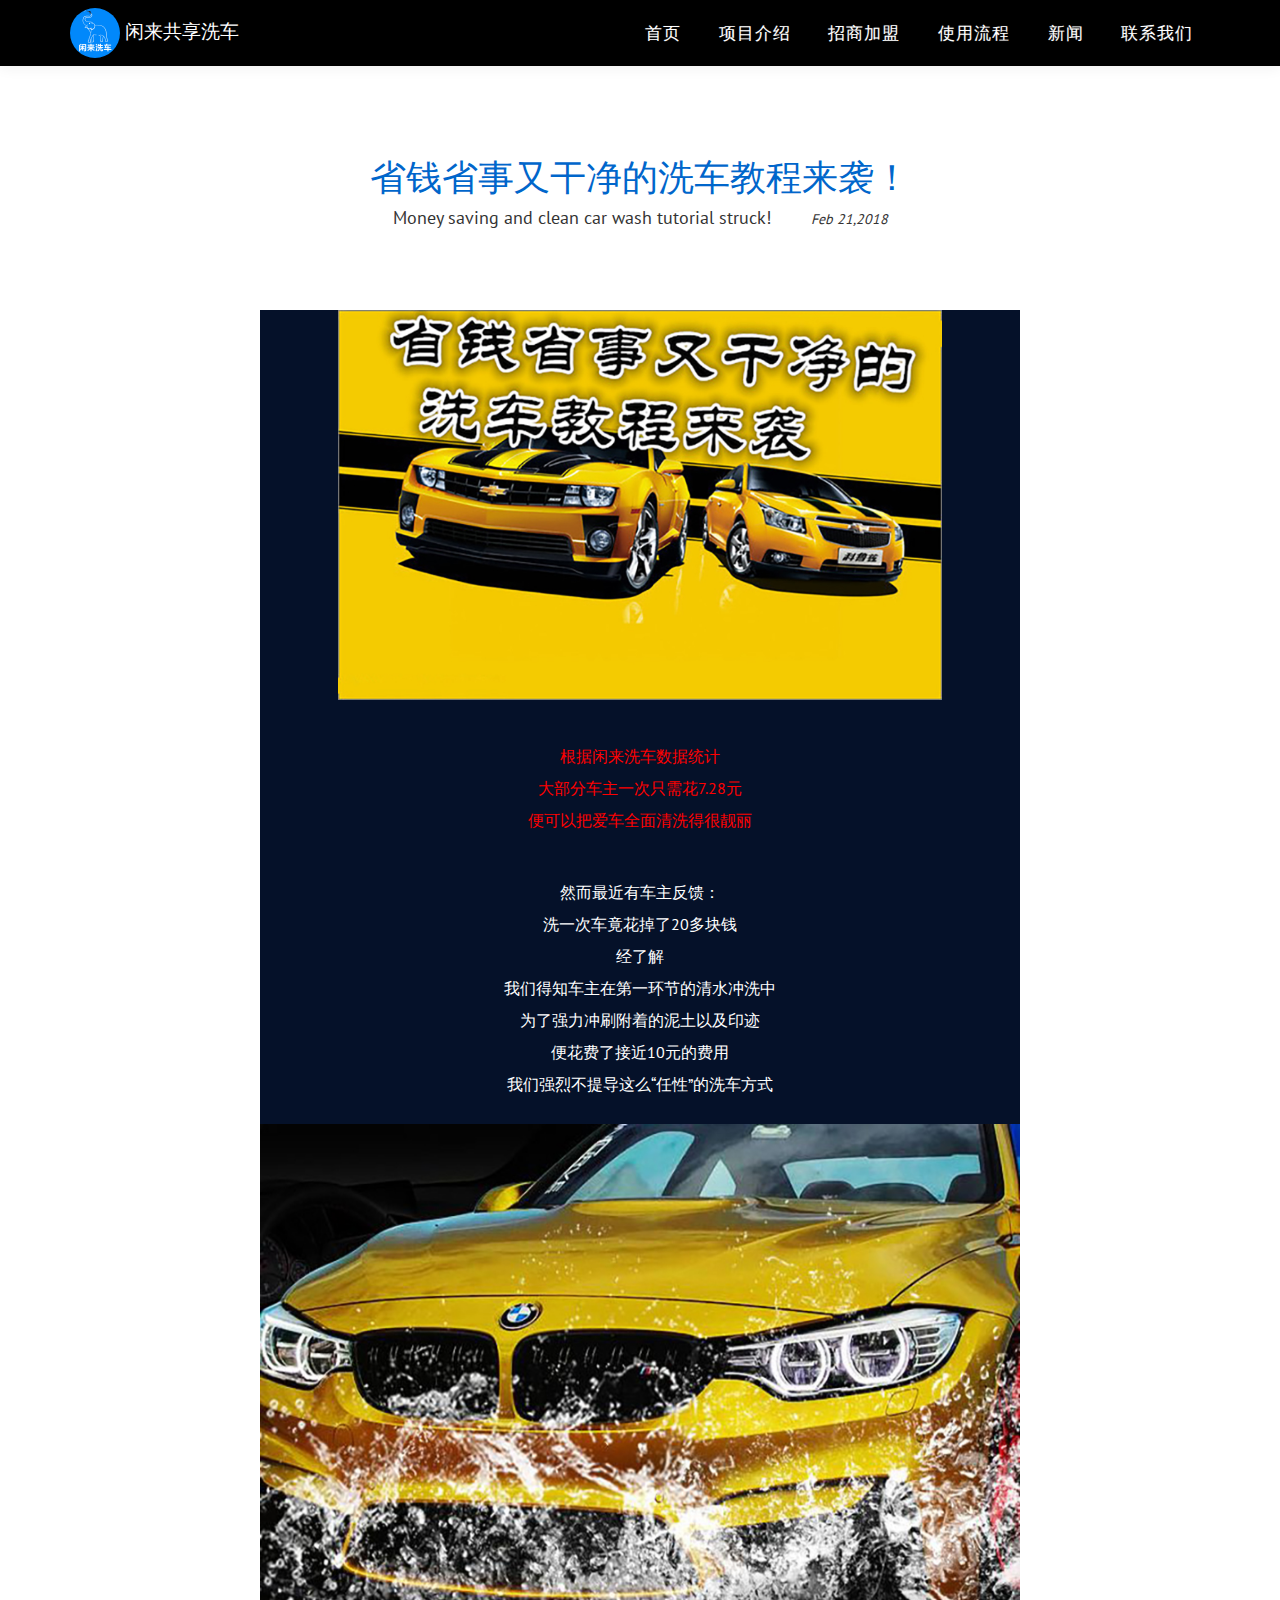
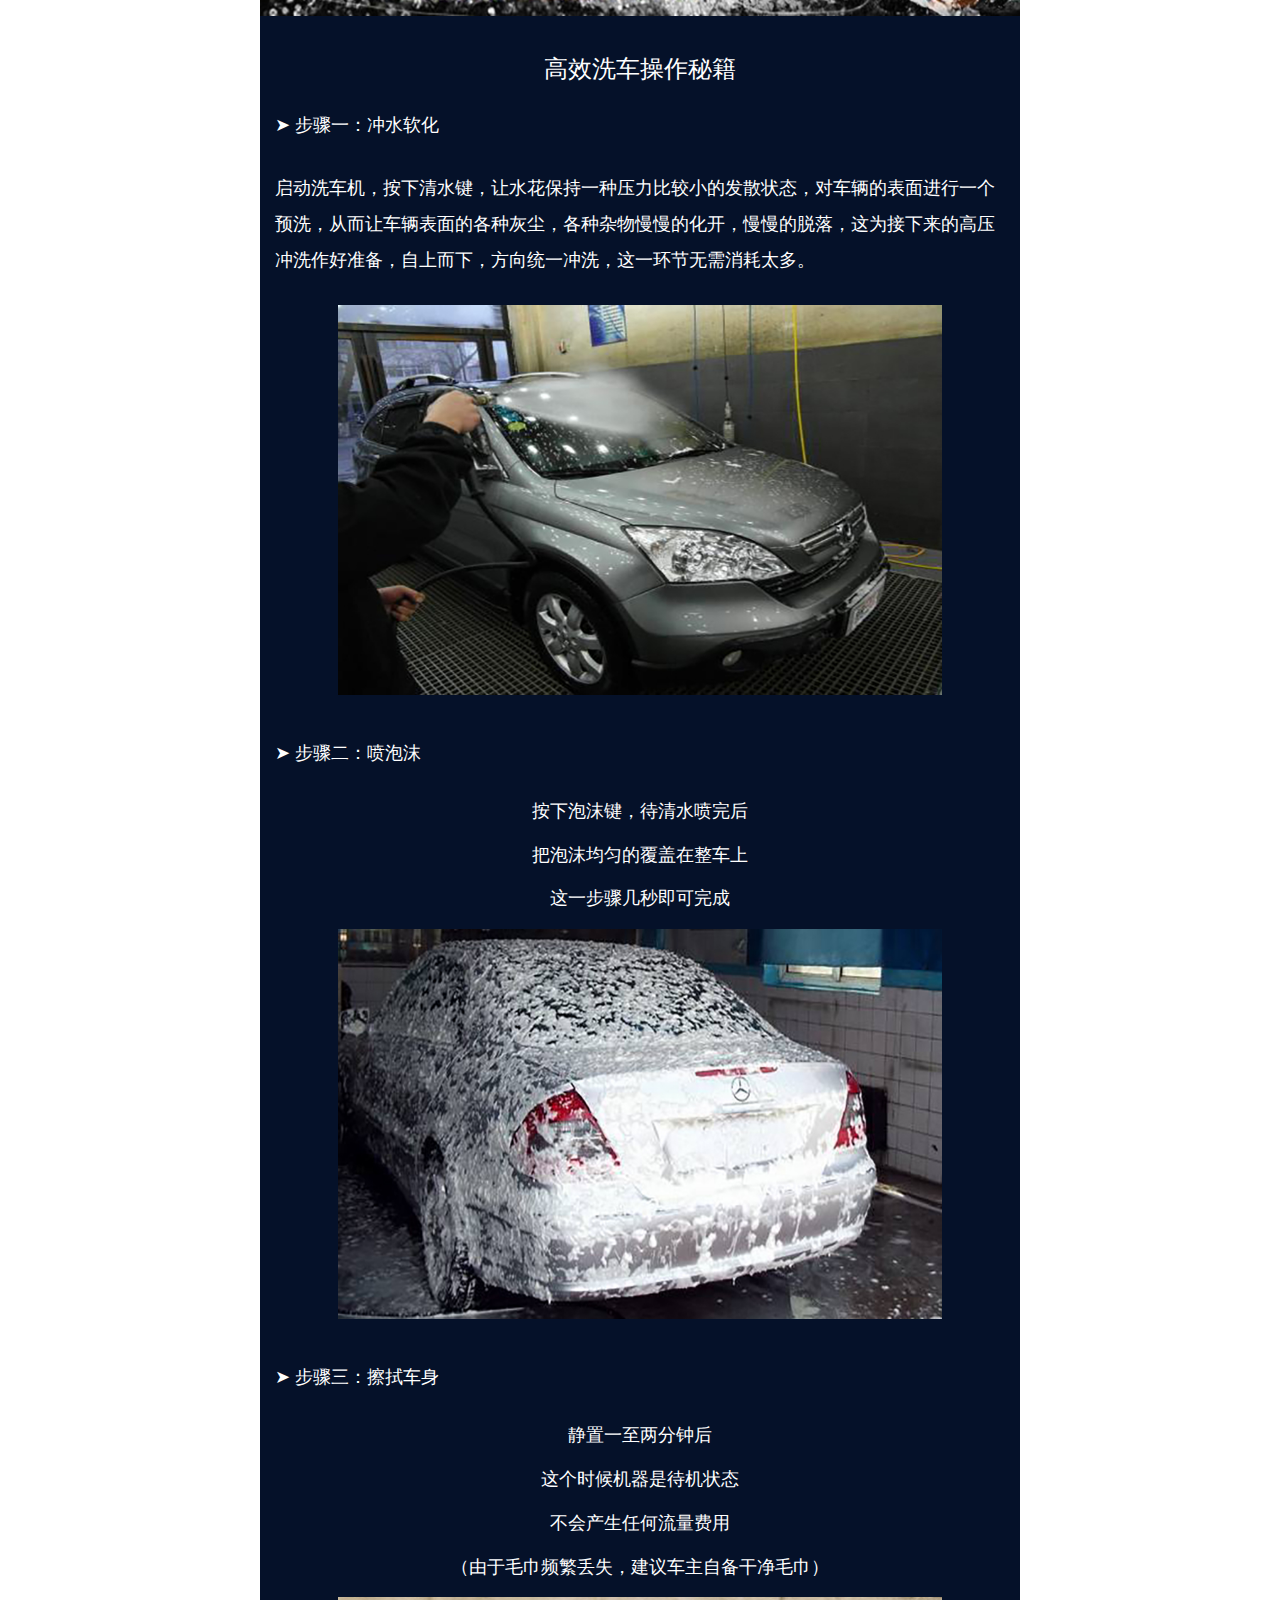
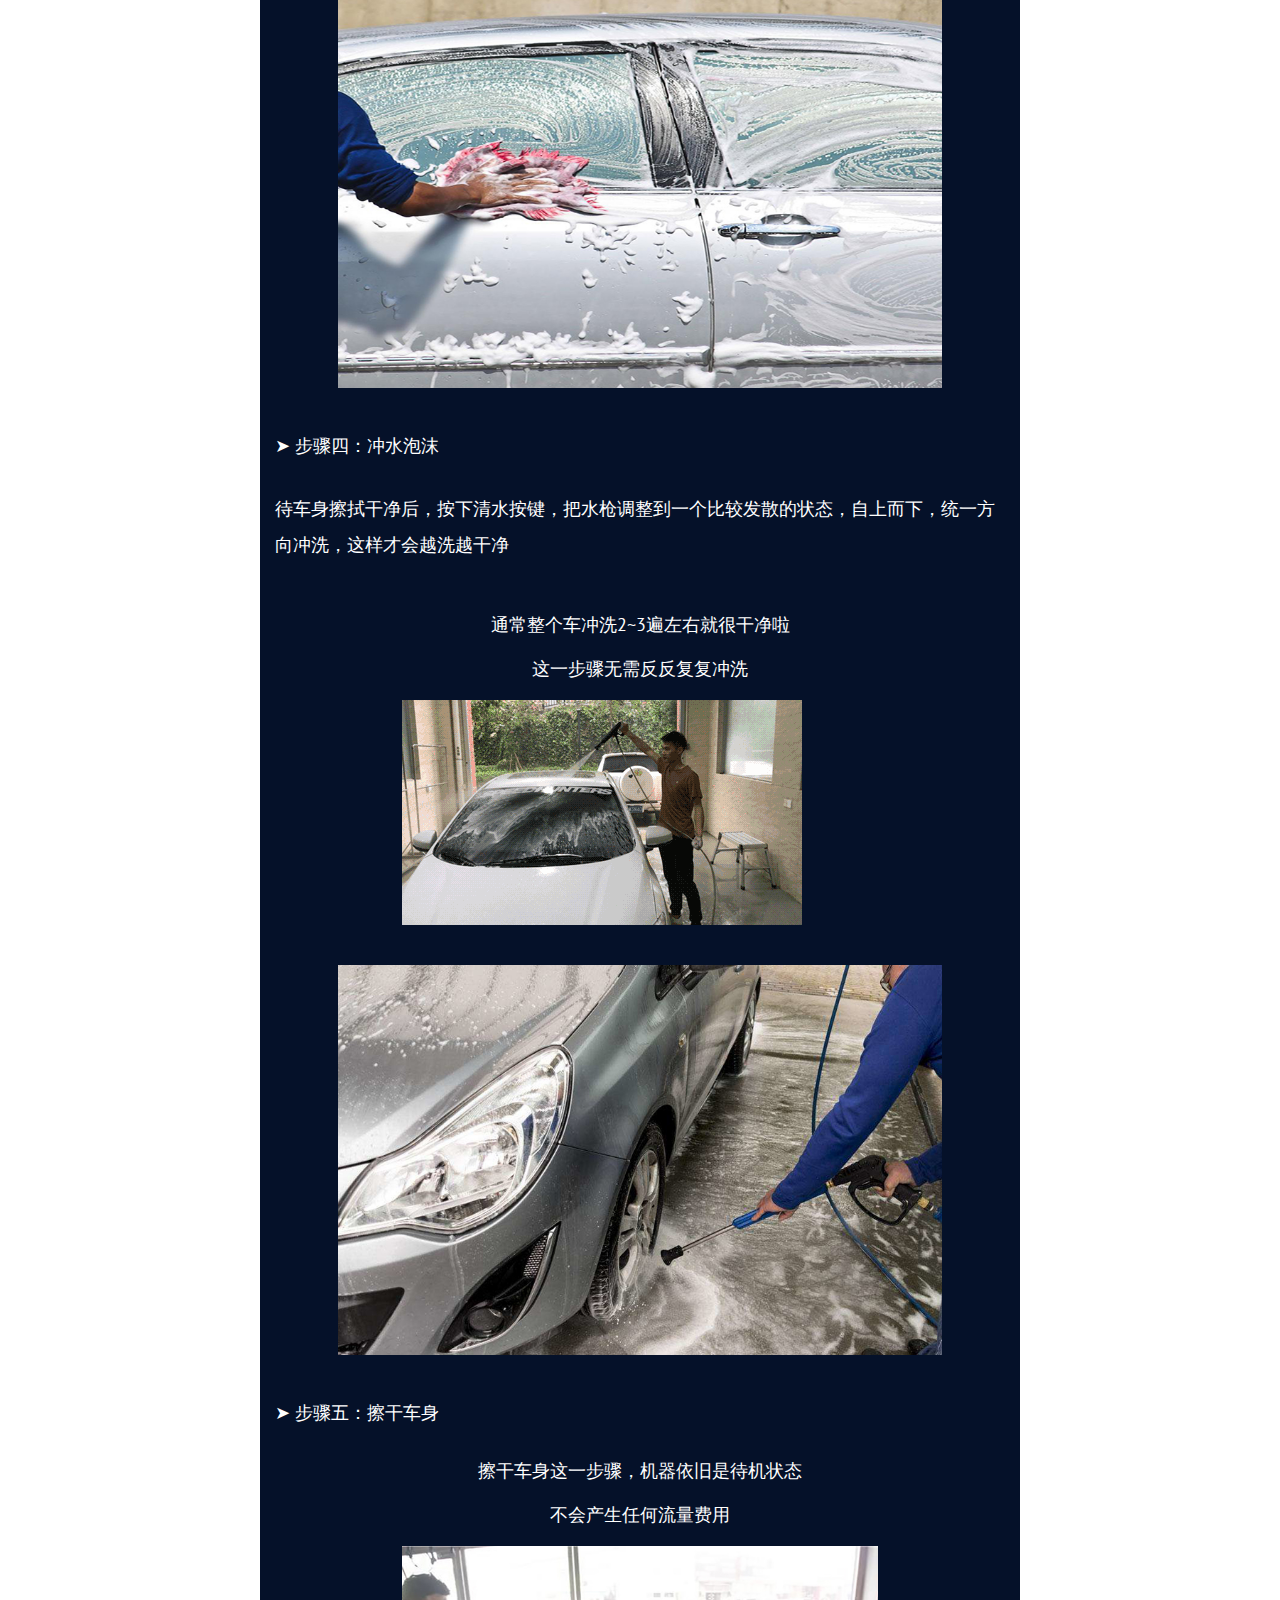
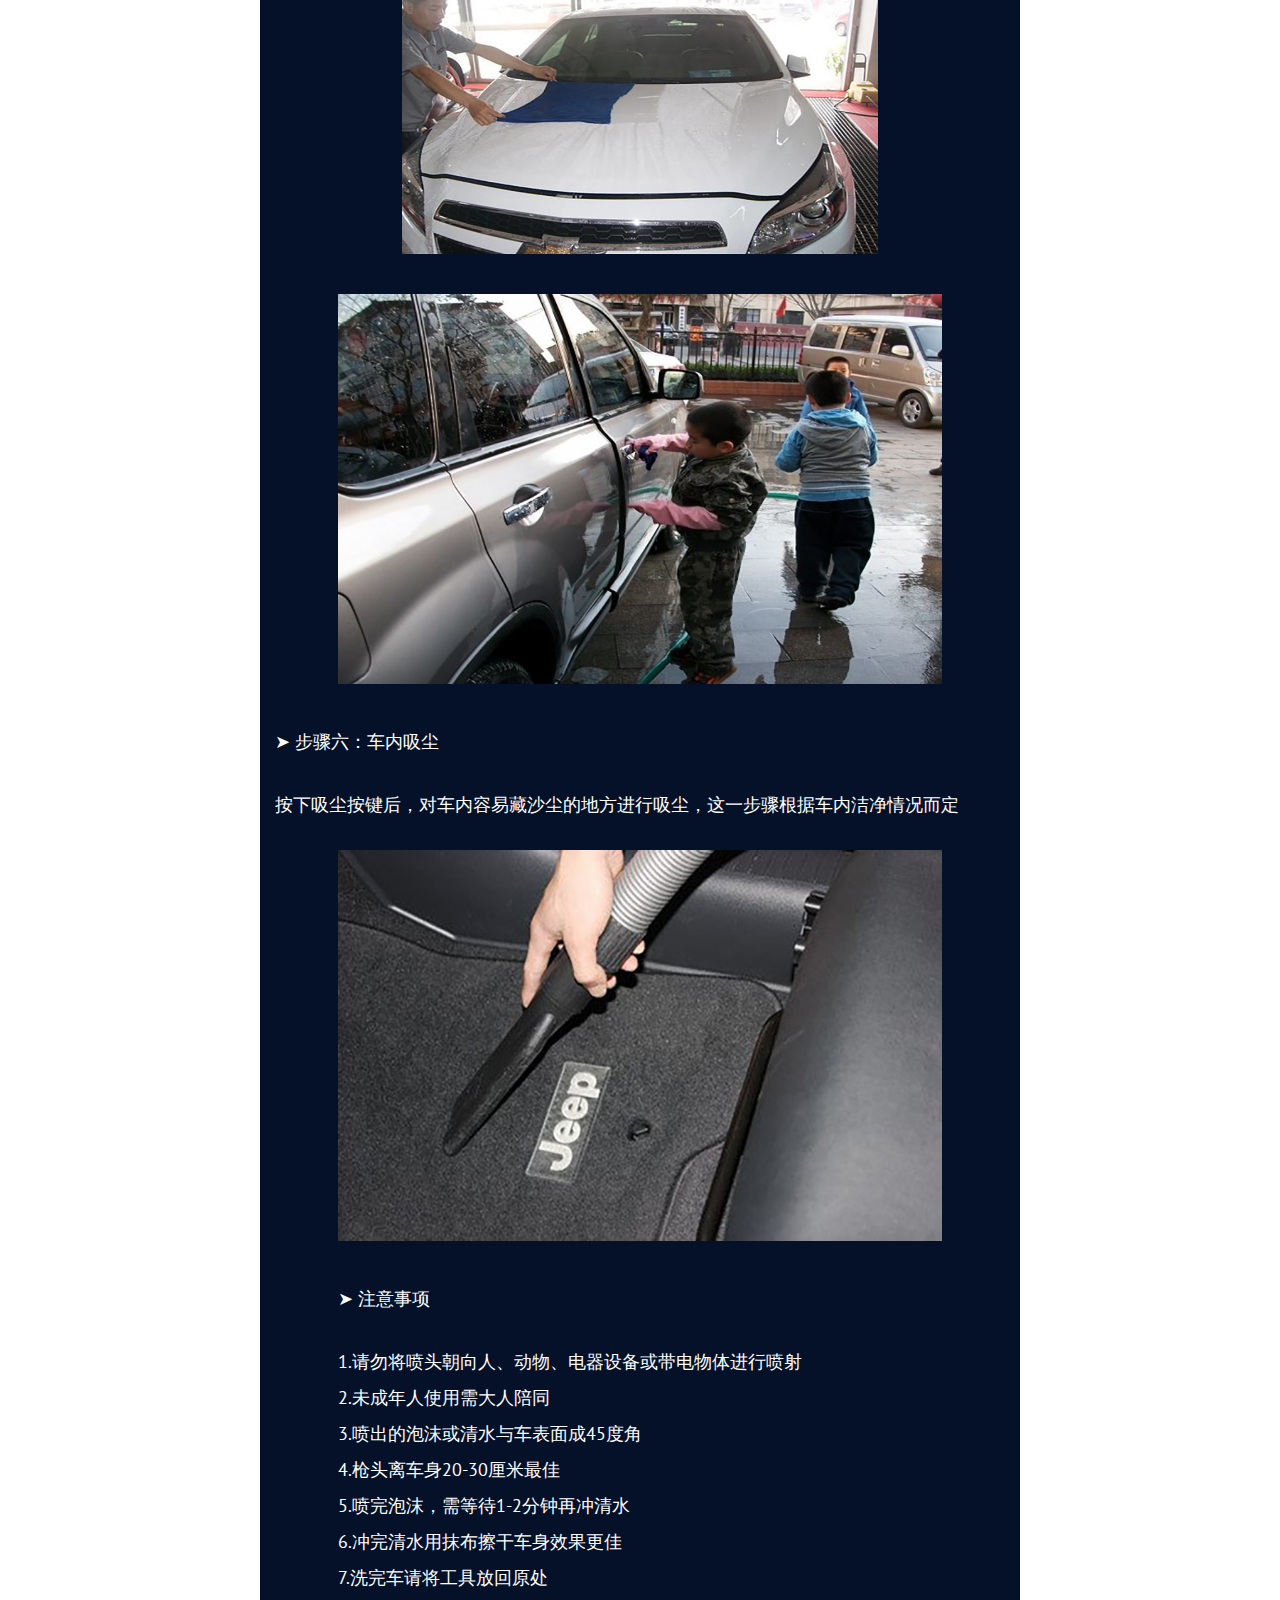
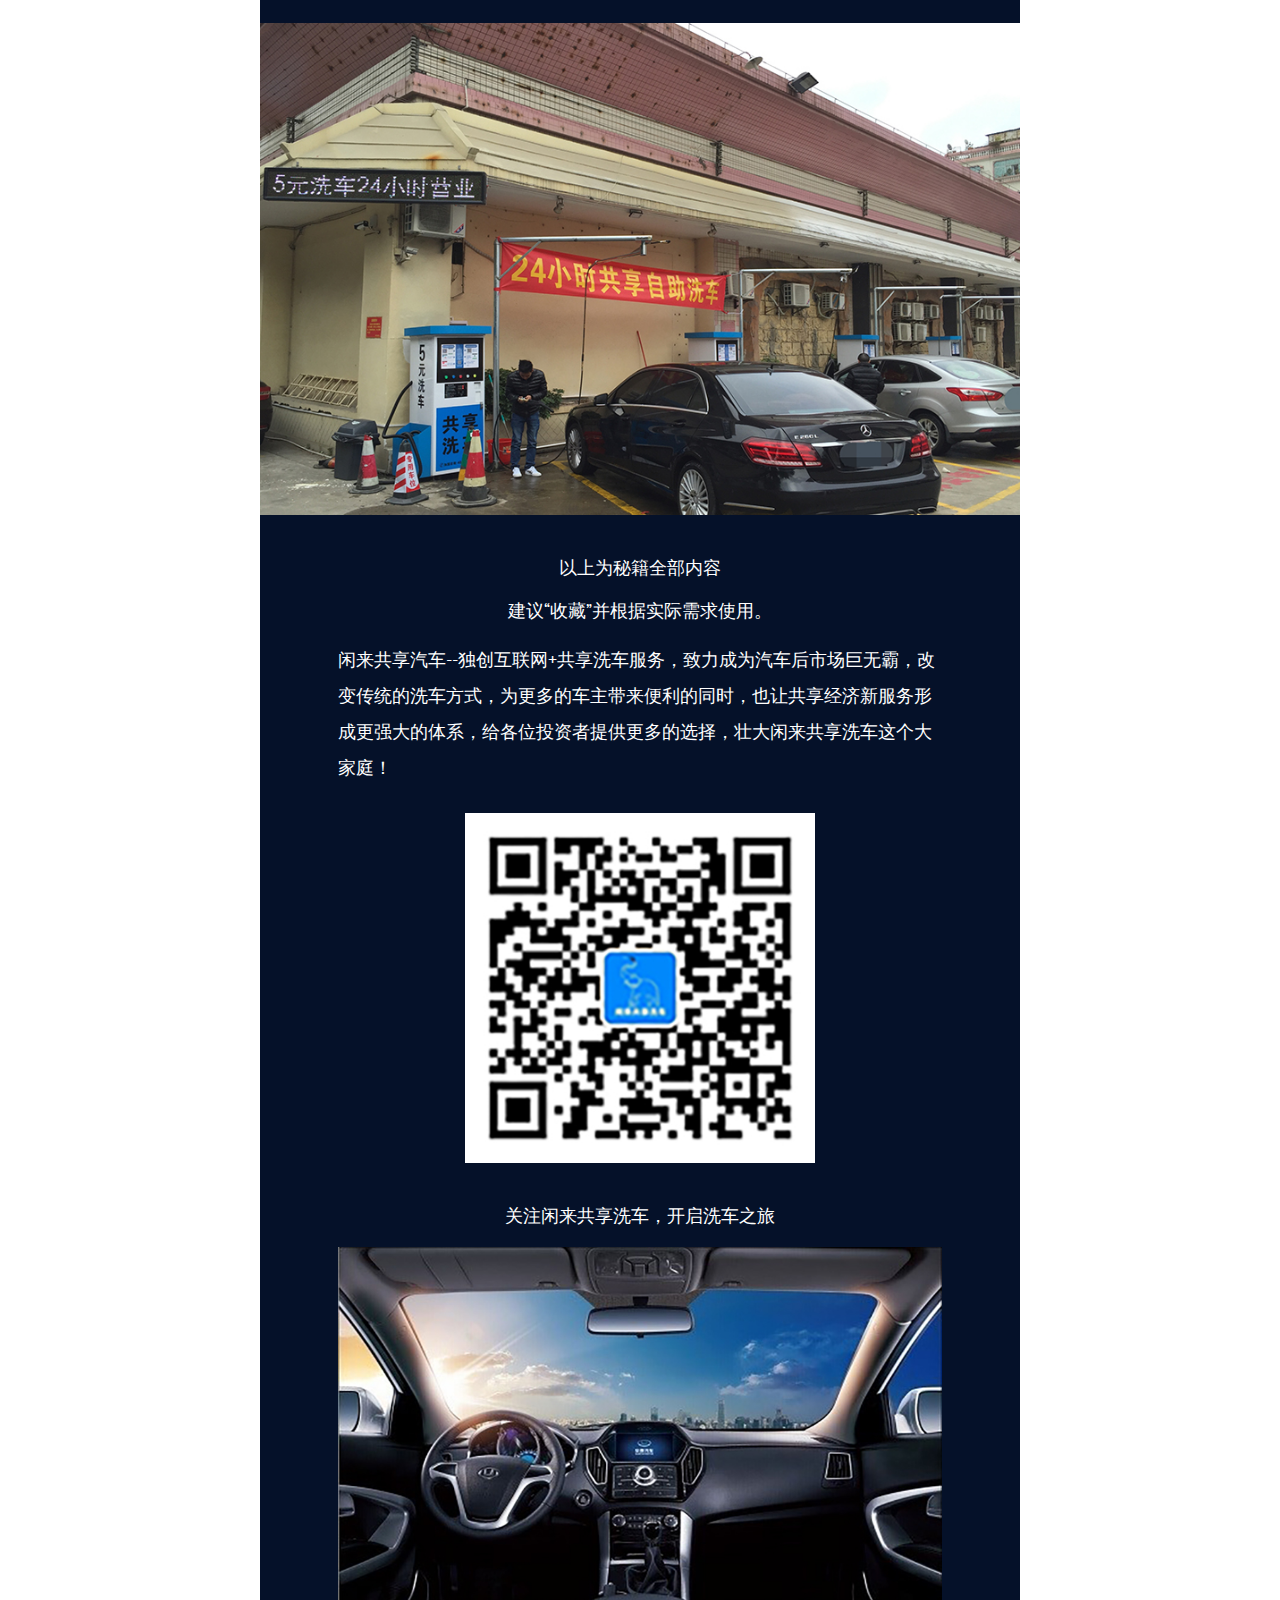
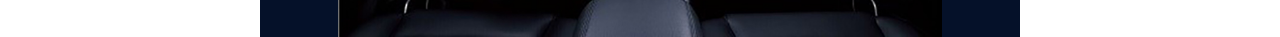
<file: html/new.html>
<!DOCTYPE html>
<html>
<head>
    <title>闲来共享洗车</title>
    <link href="../css/bootstrap.css" rel="stylesheet" type="text/css" media="all">
    <!-- jQuery (necessary for Bootstrap's JavaScript plugins) -->
    <script src="../js/jquery-1.11.0.min.js"></script>
    <script src="../js/bootstrap.min.js"></script>
    <!-- Custom Theme files -->
    <link href="../css/style.css" rel="stylesheet" type="text/css" media="all"/>
    <!-- Custom Theme files -->
    <meta name="viewport" content="width=device-width, initial-scale=1">
    <meta http-equiv="Content-Type" content="text/html; charset=utf-8" />
    <script type="application/x-javascript"> addEventListener("load", function() { setTimeout(hideURLbar, 0); }, false); function hideURLbar(){ window.scrollTo(0,1); } </script>
    <link rel="stylesheet" href="../css/flexslider.css" type="text/css" media="screen" />
    <link rel="stylesheet" href="../css/new.css" type="text/css">
</head>
<body>
<!--header start here-->
<div class="header">
    <div class="container">
        <div class="header-main">
            <div class="logo">
                <h1><a href="javascript:void(0);" style="text-decoration:none;cursor:default;"><img src="../images/img/logo.jpg" alt="" class="img-circle" style="width: 50px;height: 50px;margin-right: 5px;"/>闲来共享洗车</a></h1>
            </div>
            <div class="top-nav">
                <span class="menu"><img src="../images/img/icon1.png" alt=""/></span>
                <nav class="cl-effect-16">
                    <ul class="res">
                        <li><a class="scroll" href="index.html" data-hover="首页">首页</a></li>
                        <li><a class="scroll" href="introduction.html"  data-hover="项目介绍">项目介绍</a></li>
                        <li><a class="scroll" href="aliance.html"  data-hover="招商加盟">招商加盟</a></li>
                        <li><a class="scroll" href="using.html"  data-hover="使用流程">使用流程</a></li>
                        <li><a class="scroll" href="news.html" data-hover="新闻">新闻</a></li>
                        <li><a class="scroll" href="contact.html"  data-hover="联系我们">联系我们</a></li>
                    </ul>
                </nav>
            </div>
            <div class="clearfix"> </div>
        </div>
    </div>
</div>
<!--header end here-->

<!--new start here-->
<div class="container">
    <div class="newtop">
        <h1>省钱省事又干净的洗车教程来袭！</h1>
        <h4>Money saving and clean car wash tutorial struck!</h4>
        &nbsp;&nbsp;&nbsp;&nbsp;&nbsp;&nbsp;&nbsp;&nbsp;
        <h5>Feb 21,2018</h5>
    </div>
    <div class="col-md-offset-2 col-md-8 new">
        <div class="row">
            <div class="col-md-offset-1 col-md-10">
                <img src="../images/img/h1.jpg" class="img-responsive"/>
            </div>
        </div>
        <div class="row">
            <div class="col-md-offset-3 col-md-6">
                <div class="red">
                    <p>根据闲来洗车数据统计</p>
                    <p>大部分车主一次只需花7.28元</p>
                    <p>便可以把爱车全面清洗得很靓丽</p>
                </div>
                <div class="white">
                    <p>然而最近有车主反馈：</p>
                    <p>洗一次车竟花掉了20多块钱</p>
                    <p>经了解</p>
                    <p>我们得知车主在第一环节的清水冲洗中</p>
                    <p>为了强力冲刷附着的泥土以及印迹</p>
                    <p>便花费了接近10元的费用</p>
                    <p>我们强烈不提导这么“任性”的洗车方式</p>
                </div>
            </div>
        </div>
        <div class="row">
            <img src="../images/img/h4.jpg" class="img-responsive"/>
        </div>
        <div class="row">
            <div class="col-md-12">
                <div class="set1">
                    <h3>高效洗车操作秘籍</h3>
                </div>
                <div class="set2">
                    <h4>➤&nbsp;步骤一：冲水软化</h4>
                    <h4>启动洗车机，按下清水键，让水花保持一种压力比较小的发散状态，对车辆的表面进行一个预洗，从而让车辆表面的各种灰尘，各种杂物慢慢的化开，慢慢的脱落，这为接下来的高压冲洗作好准备，自上而下，方向统一冲洗，这一环节无需消耗太多。</h4>
                </div>
            </div>
        </div>
        <div class="row">
            <div class="col-md-offset-1 col-md-10">
                <img src="../images/img/h5.jpg" class="img-responsive"/>
            </div>
        </div>
        <div class="row">
            <div class="col-md-12">
                <div class="set2">
                    <h4>➤&nbsp;步骤二：喷泡沫</h4>
                    <p>按下泡沫键，待清水喷完后</p>
                    <p>把泡沫均匀的覆盖在整车上</p>
                    <p>这一步骤几秒即可完成</p>
                </div>
            </div>
        </div>
        <div class="row">
            <div class="col-md-offset-1 col-md-10">
                <img src="../images/img/h6.jpg" class="img-responsive"/>
            </div>
        </div>
        <div class="row">
            <div class="col-md-12">
                <div class="set2">
                    <h4>➤&nbsp;步骤三：擦拭车身</h4>
                    <p>静置一至两分钟后</p>
                    <p>这个时候机器是待机状态</p>
                    <p>不会产生任何流量费用</p>
                    <p>（由于毛巾频繁丢失，建议车主自备干净毛巾）</p>
                </div>
            </div>
        </div>
        <div class="row">
            <div class="col-md-offset-1 col-md-10">
                <img src="../images/img/h7.jpg" class="img-responsive"/>
            </div>
        </div>
        <div class="row">
            <div class="col-md-12">
                <div class="set2">
                    <h4>➤&nbsp;步骤四：冲水泡沫</h4>
                    <h4>待车身擦拭干净后，按下清水按键，把水枪调整到一个比较发散的状态，自上而下，统一方向冲洗，这样才会越洗越干净</h4>
                    <br>
                    <p>通常整个车冲洗2~3遍左右就很干净啦</p>
                    <p>这一步骤无需反反复复冲洗</p>
                </div>
            </div>
        </div>
        <div class="row">
            <div class="col-md-offset-2 col-md-8">
                <img src="../images/img/h8.gif" class="img-responsive"/>
            </div>
        </div>
        <div class="row">
            <div class="col-md-offset-1 col-md-10">
                <img src="../images/img/h9.jpg" class="img-responsive"/>
            </div>
        </div>
        <div class="row">
            <div class="col-md-12">
                <div class="set2">
                    <h4>➤&nbsp;步骤五：擦干车身</h4>
                    <p>擦干车身这一步骤，机器依旧是待机状态</p>
                    <p>不会产生任何流量费用</p>
                </div>
            </div>
        </div>
        <div class="row">
            <div class="col-md-offset-2 col-md-8">
                <img src="../images/img/h10.jpg" class="img-responsive"/>
            </div>
        </div>
        <div class="row">
            <div class="col-md-offset-1 col-md-10">
                <img src="../images/img/h11.jpg" class="img-responsive"/>
            </div>
        </div>
        <div class="row">
            <div class="col-md-12">
                <div class="set2">
                    <h4>➤&nbsp;步骤六：车内吸尘</h4>
                    <h4>按下吸尘按键后，对车内容易藏沙尘的地方进行吸尘，这一步骤根据车内洁净情况而定</h4>
                </div>
            </div>
        </div>
        <div class="row">
            <div class="col-md-offset-1 col-md-10">
                <img src="../images/img/h12.jpg" class="img-responsive"/>
            </div>
        </div>
        <div class="row">
            <div class="col-md-offset-1 col-md-10">
                <div class="set3">
                    <h4>➤&nbsp;注意事项</h4>
                    <h4>1.请勿将喷头朝向人、动物、电器设备或带电物体进行喷射</h4>
                    <h4>2.未成年人使用需大人陪同</h4>
                    <h4>3.喷出的泡沫或清水与车表面成45度角</h4>
                    <h4>4.枪头离车身20-30厘米最佳</h4>
                    <h4>5.喷完泡沫，需等待1-2分钟再冲清水</h4>
                    <h4>6.冲完清水用抹布擦干车身效果更佳</h4>
                    <h4>7.洗完车请将工具放回原处</h4>
                </div>
            </div>
        </div>
        <div class="row">
            <img src="../images/img/h13.jpg" class="img-responsive"/>
        </div>
        <div class="row">
            <div class="col-md-offset-1 col-md-10">
                <div class="set2">
                    <p>以上为秘籍全部内容</p>
                    <p>建议“收藏”并根据实际需求使用。</p>
                    <h4>闲来共享汽车--独创互联网+共享洗车服务，致力成为汽车后市场巨无霸，改变传统的洗车方式，为更多的车主带来便利的同时，也让共享经济新服务形成更强大的体系，给各位投资者提供更多的选择，壮大闲来共享洗车这个大家庭！</h4>
                </div>
            </div>
        </div>
        <div class="row">
            <div class="col-md-offset-3 col-md-6">
                <img src="../images/img/g3.jpg" class="img-responsive"/>
            </div>
        </div>
        <div class="row">
            <div class="col-md-12">
                <div class="set2">
                    <p>关注闲来共享洗车，开启洗车之旅</p>
                </div>
            </div>
        </div>
        <div class="row">
            <div class="col-md-offset-1 col-md-10">
                <img src="../images/img/h14.jpg" class="img-responsive" style="margin-bottom: 0px;"/>
            </div>
        </div>
    </div>
</div>
<!--new end here-->

<!-- FlexSlider-js start here-->
<script defer src="../js/jquery.flexslider.js"></script>
<!-- FlexSlider-js end here-->
<!--testmony-js start here-->
<script src="../js/responsiveslides.min.js"></script>
<!--testmony-js end here-->
<!--gallery-js start here-->
<script type="text/javascript" src="../js/nivo-lightbox.min.js"></script>
<!--gallery-js start here-->
<script type="text/javascript" src="../js/exter.js"></script>
<script type="text/javascript" src="../js/scrolltopcontrol.js"></script>
</body>
</html>
</file>
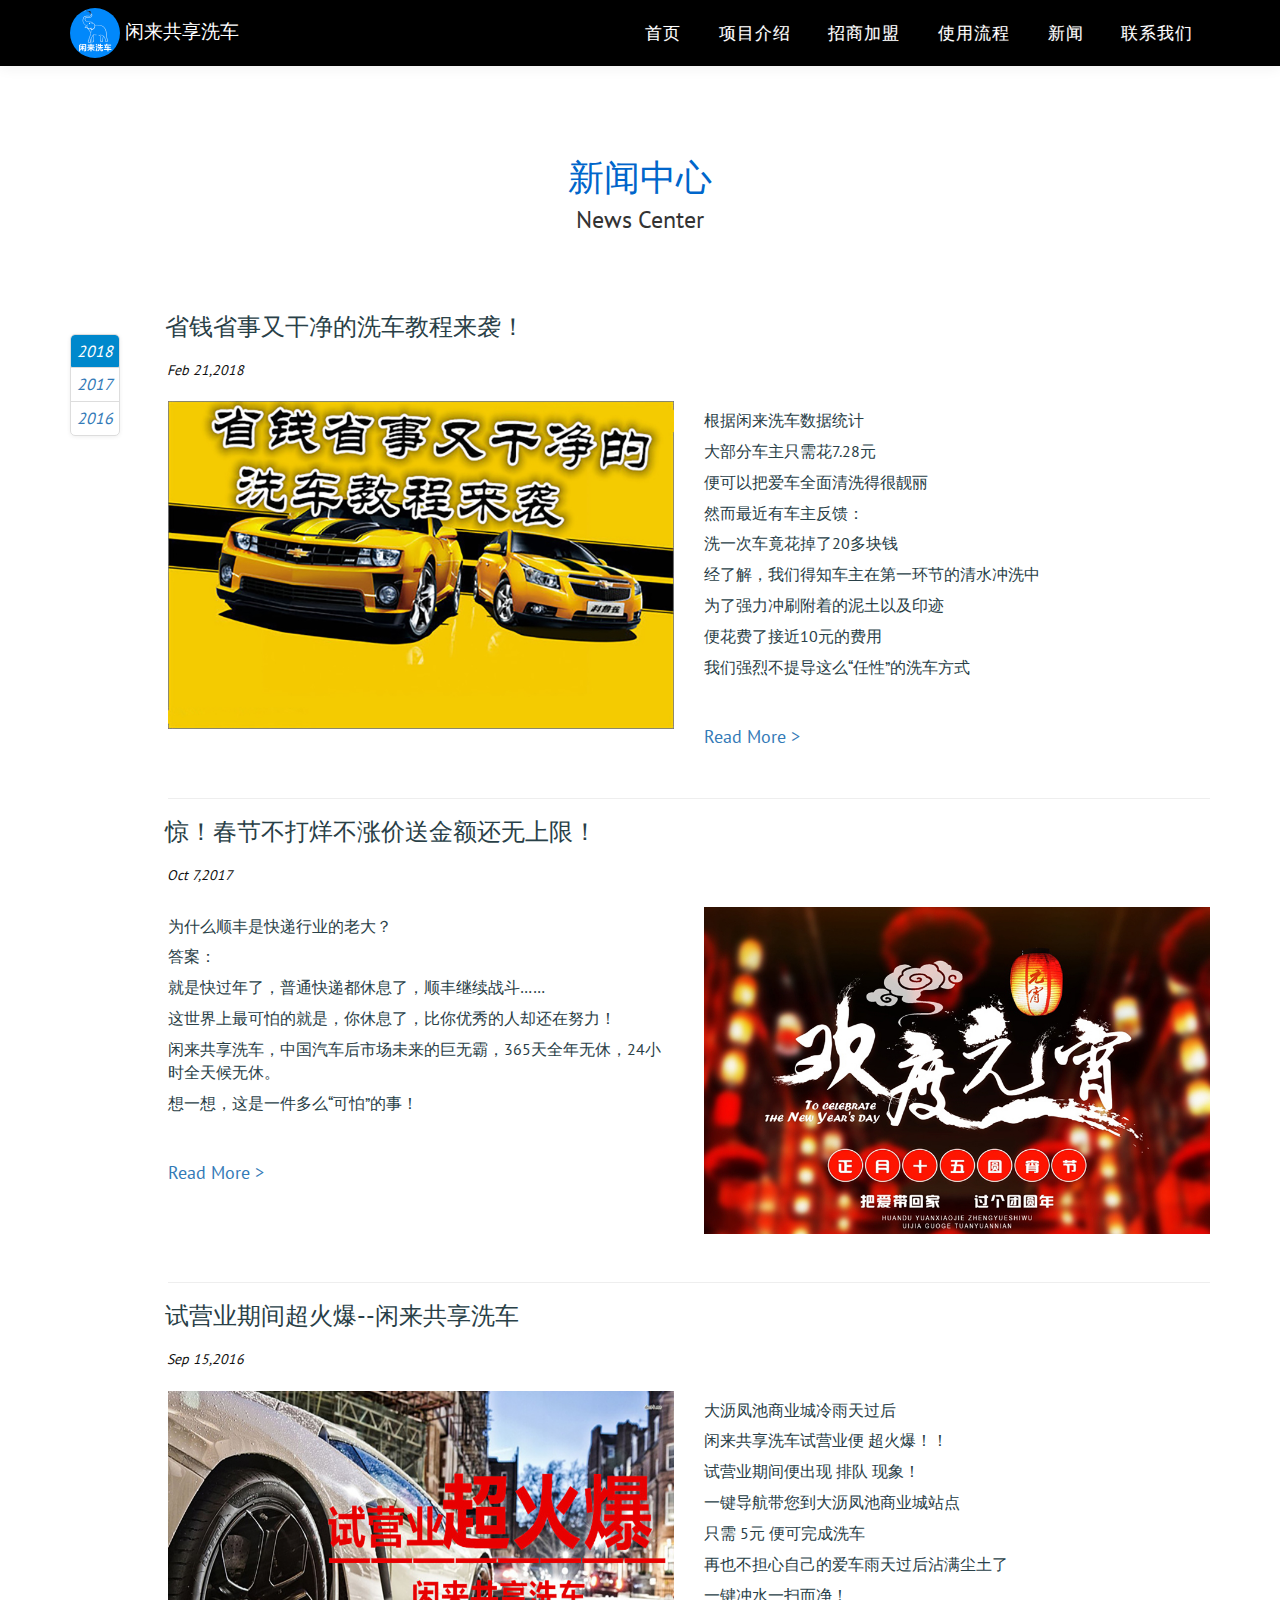
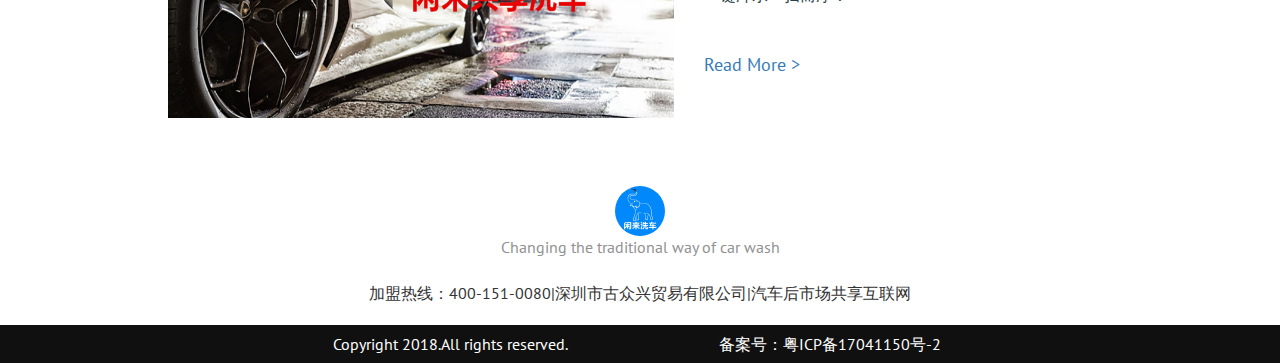
<file: html/news.html>
<!DOCTYPE html>
<html>
<head>
    <title>闲来共享洗车</title>
    <link href="../css/bootstrap.css" rel="stylesheet" type="text/css" media="all">
    <!-- jQuery (necessary for Bootstrap's JavaScript plugins) -->
    <script src="../js/jquery-1.11.0.min.js"></script>
    <script src="../js/bootstrap.min.js"></script>
    <!-- Custom Theme files -->
    <link href="../css/style.css" rel="stylesheet" type="text/css" media="all"/>
    <!-- Custom Theme files -->
    <meta name="viewport" content="width=device-width, initial-scale=1">
    <meta http-equiv="Content-Type" content="text/html; charset=utf-8" />
    <script type="application/x-javascript"> addEventListener("load", function() { setTimeout(hideURLbar, 0); }, false); function hideURLbar(){ window.scrollTo(0,1); } </script>
    <link rel="stylesheet" href="../css/flexslider.css" type="text/css" media="screen" />
    <link rel="stylesheet" href="../css/news.css" type="text/css">
</head>
<body data-spy="scroll" data-target="#myScrollspy">
<!--header start here-->
<div class="header">
    <div class="container">
        <div class="header-main">
            <div class="logo">
                <h1><a href="javascript:void(0);" style="text-decoration:none;cursor:default;"><img src="../images/img/logo.jpg" alt="" class="img-circle" style="width: 50px;height: 50px;margin-right: 5px;"/>闲来共享洗车</a></h1>
            </div>
            <div class="top-nav">
                <span class="menu"><img src="../images/img/icon1.png" alt=""/></span>
                <nav class="cl-effect-16">
                    <ul class="res">
                        <li><a class="scroll" href="index.html" data-hover="首页">首页</a></li>
                        <li><a class="scroll" href="introduction.html"  data-hover="项目介绍">项目介绍</a></li>
                        <li><a class="scroll" href="aliance.html"  data-hover="招商加盟">招商加盟</a></li>
                        <li><a class="scroll" href="using.html"  data-hover="使用流程">使用流程</a></li>
                        <li><a class="scroll" href="news.html" data-hover="新闻">新闻</a></li>
                        <li><a class="scroll" href="contact.html"  data-hover="联系我们">联系我们</a></li>
                    </ul>
                </nav>
            </div>
            <div class="clearfix"> </div>
        </div>
    </div>
</div>
<!--header end here-->

<!--news start here-->
<div class="container">
    <div class="newstop">
        <h1>新闻中心</h1>
        <h3>News Center</h3>
    </div>
    <div class="row">
        <div class="col-md-1 col-sm-2 col-xs-2" id="myScrollspy">
            <ul class="nav nav-tabs nav-stacked" data-spy="affix" data-offset-top="125">
                <li class="active"><a href="#section-1">2018</a></li>
                <li><a href="#section-2">2017</a></li>
                <li><a href="#section-3">2016</a></li>
            </ul>
        </div>
        <div class="col-md-11 col-sm-10 col-xs-10 news">
            <div id="section-1">
                <div class="row">
                    <h3>省钱省事又干净的洗车教程来袭！</h3>
                    <br>
                    <h5>Feb 21,2018</h5>
                    <br>
                </div>
                <div class="row">
                    <div class="col-md-6">
                        <img src="../images/img/h1.jpg" class="img-responsive"/>
                    </div>
                    <div class="col-md-6">
                        <p>根据闲来洗车数据统计</p>
                        <p>大部分车主只需花7.28元</p>
                        <p>便可以把爱车全面清洗得很靓丽</p>
                        <p>然而最近有车主反馈：</p>
                        <p>洗一次车竟花掉了20多块钱</p>
                        <p>经了解，我们得知车主在第一环节的清水冲洗中</p>
                        <p>为了强力冲刷附着的泥土以及印迹</p>
                        <p>便花费了接近10元的费用</p>
                        <p>我们强烈不提导这么“任性”的洗车方式</p>
                        <br><br>
                        <a href="new.html" target="_blank">Read More ></a>
                    </div>
                </div>
            </div>
            <hr>
            <div id="section-2">
                <div class="row">
                    <h3>惊！春节不打烊不涨价送金额还无上限！</h3>
                    <br>
                    <h5>Oct 7,2017</h5>
                    <br>
                </div>
                <div class="row">
                    <div class="col-md-6">
                        <p>为什么顺丰是快递行业的老大？</p>
                        <p>答案：</p>
                        <p>就是快过年了，普通快递都休息了，顺丰继续战斗……</p>
                        <p>这世界上最可怕的就是，你休息了，比你优秀的人却还在努力！</p>
                        <p>闲来共享洗车，中国汽车后市场未来的巨无霸，365天全年无休，24小时全天候无休。</p>
                        <p>想一想，这是一件多么“可怕”的事！</p>
                        <br><br>
                        <a href="http://mp.weixin.qq.com/s/0Sdn1J8M6ZOwFWMpGIvDPw" target="_blank">Read More ></a>
                    </div>
                    <div class="col-md-6">
                        <img src="../images/img/h15.jpg" class="img-responsive"/>
                    </div>
                </div>
            </div>
            <hr>
            <div id="section-3">
                <div class="row">
                    <h3>试营业期间超火爆--闲来共享洗车</h3>
                    <br>
                    <h5>Sep 15,2016</h5>
                    <br>
                </div>
                <div class="row">
                    <div class="col-md-6">
                        <img src="../images/img/h3.jpg" class="img-responsive"/>
                    </div>
                    <div class="col-md-6">
                        <p>大沥凤池商业城冷雨天过后</p>
                        <p>闲来共享洗车试营业便 超火爆！！</p>
                        <p>试营业期间便出现 排队 现象！</p>
                        <p>一键导航带您到大沥凤池商业城站点</p>
                        <p>只需 5元 便可完成洗车</p>
                        <p>再也不担心自己的爱车雨天过后沾满尘土了</p>
                        <p>一键冲水一扫而净！</p>
                        <br>
                        <br>
                        <a href="http://mp.weixin.qq.com/s/OXe57z3fGu-_RcNh5jaCXQ" target="_blank">Read More ></a>
                    </div>
                </div>
            </div>
        </div>
    </div>
</div>
<!--news end here-->

<!--footer start here-->
<section>
    <div class="container">
        <div class="row" style="margin: 20px 0px;">
            <div class="col-lg-8 col-lg-offset-2 text-center">
                <img src="../images/img/logo.jpg" style="width: 50px;height: 50px;" class="img-circle"/>
                <br>
                <p class="text-faded" style="color: #919191;">Changing the traditional way of car wash</p>
                <br>
                <p class="text-faded">加盟热线：400-151-0080|深圳市古众兴贸易有限公司|汽车后市场共享互联网</p>
            </div>
        </div>
    </div>
</section>
<div class="footer">
    <div class="container">
        <div class="row">
            <div class="col-md-offset-2 col-md-4 col-sm-6 col-xs-12 right">
                <p>Copyright 2018.All rights reserved.</p>
            </div>
            <div class="col-md-4 col-sm-6 col-xs-12 left">
                <p>备案号：粤ICP备17041150号-2</p>
            </div>
            <div class="clearfix"></div>
        </div>
    </div>
</div>
<!--footer end here-->

<!-- FlexSlider-js start here-->
<script defer src="../js/jquery.flexslider.js"></script>
<!-- FlexSlider-js end here-->
<!--testmony-js start here-->
<script src="../js/responsiveslides.min.js"></script>
<!--testmony-js end here-->
<!--gallery-js start here-->
<script type="text/javascript" src="../js/nivo-lightbox.min.js"></script>
<!--gallery-js start here-->
<script type="text/javascript" src="../js/exter.js"></script>
<script type="text/javascript" src="../js/scrolltopcontrol.js"></script>
</body>
</html>
</file>
<file: css/style.css>
h4, h5, h6,
h1, h2, h3 {margin: 0;}
ul, ol {margin: 0;}
p {margin: 0;}
html, body{
  font-family: 'PT_Sans-Web-Regular';
   font-size: 100%;
   background:#fff; 
}
.bg-primary {
    background-color: #0066cb;
}
.bg-primary .container>.row{
    margin-top: 5px;
    margin-bottom: 5px;
}
.bg-primary .container>.row div{
    text-align: center;
}
.bg-primary .container .row div>img{
    width: 40px;
    height: 40px;
}
a {
  text-decoration: none;
}
a:hover {
  transition: 0.5s all;
  -webkit-transition: 0.5s all;
  -moz-transition: 0.5s all;
  -o-transition: 0.5s all;
}
@font-face {
    font-family: 'Abel-Regular';
    src:url(../fonts/Abel-Regular.ttf) format('truetype');
}
@font-face {
	font-family: 'PT_Sans-Web-Regular';
    src:url(../fonts/PT_Sans-Web-Regular.ttf) format('truetype');
}
/*--header start here--*/
span.menu{
  display:none;
}
.logo {
  float: left;
  width: 35%;
}
.top-nav {
  float: right;
  width: 65%;
  text-align: right;
}
.top-nav-right {
  float: right;
  width: 15%;
  padding-top: 0.3em;
}
.logo h1 {
  font-size: 1.2em;
  margin: 0em;
  font-family: 'Abel-Regular';
}
.logo h1 a{
  color:#FFFFFF;
  display: block;
}
.logo h1 a:hover{
  text-decoration:none;
}
span.menu {
  display: none;
}
.header {
  background: #000000;
  box-shadow: 0px 1px 14px #eeeeee;
}
.header-frist{
    background: url('../images/img/index2.jpg') no-repeat center;
    background-size: cover;
    min-height: 640px;
}
.header-frist h3{
    margin-top: 5em;
    font-size: 2em;
    font-weight: 800;
    color:#fff;
    font-family: 'Abel-Regular';
}
.header-frist p{
    font-size: 2em;
    font-weight: 800;
    color:#fff;
}
#video{
    width: 700px;
    height:450px;
}
.header-main {
  padding: 0.5em 0em 0.5em 0em;
}
.top-nav ul {
  list-style: none;
  padding: 0.9em 0em 0em 0em;
}
.top-nav ul li {
  display: inline-block;
}
.top-nav ul li a{
	color: #FFFFFF;
	text-decoration: none;
	font-size: 1.05em;
	padding:0em 1em;
	position:relative;
	z-index: 999;
}
.top-nav ul li a:hover,.top-nav ul li a.active{
	/*color: #B28E40;*/
    color: #0066cb;
}
.copyrights{
	text-indent:-9999px;
	height:0;
	line-height:0;
	font-size:0;
	overflow:hidden;
}
.banner {
  background: url(../images/img/bg_header1.jpg) no-repeat center;
  min-height: 700px;
  background-size: cover;
}
.banner-bottom {
  padding: 15em 0em 0em 20em;
  text-align: left;
}
.banner-bottom h3 {
  font-size: 2em;
  font-weight: 400;
  color:#fff;
  font-family: 'Abel-Regular';
}
.banner-bottom p{
    font-size: 1em;
    font-weight: 400;
    color:#fff;
    font-family: 'Abel-Regular';
}
/* Effect 16: fall down */
nav a {
	position: relative;
	display: inline-block;
	outline: none;
	color: #000;
	text-decoration: none;
	letter-spacing: 1px;
	font-weight: 500;
	text-shadow: 0 0 1px rgba(255,255,255,0.3);
	font-size: 1em;
}

nav a:hover,
nav a:focus {
	outline: none;
	text-decoration:none;
}

.cl-effect-16 a {
	color: #000;
}

.cl-effect-16 a::before {
	/*color:#B28E40;*/
    color: #0066cb;
	text-decoration:none;
	content: attr(data-hover);
	position: absolute;
	opacity: 0;
	-webkit-transform: scale(1.1) translateX(10px) translateY(-10px) rotate(4deg);
	-moz-transform: scale(1.1) translateX(10px) translateY(-10px) rotate(4deg);
	transform: scale(1.1) translateX(10px) translateY(-10px) rotate(4deg);
	-webkit-transition: -webkit-transform 0.3s, opacity 0.3s;
	-moz-transition: -moz-transform 0.3s, opacity 0.3s;
	transition: transform 0.3s, opacity 0.3s;
	pointer-events: none;
}

.cl-effect-16 a:hover::before,
.cl-effect-16 a:focus::before {
	-webkit-transform: scale(1) translateX(0px) translateY(0px) rotate(0deg);
	-moz-transform: scale(1) translateX(0px) translateY(0px) rotate(0deg);
	transform: scale(1) translateX(0px) translateY(0px) rotate(0deg);
	opacity: 1;
}
/*-header strat here--*/
/*--about strat here--*/
.about {
  padding: 5em 0em 5em 0em;
}
.about-top {
  text-align: center;
  padding: 0em 0em 4em 0em;
}
.about-top h4 {
  font-size: 1.8em;
    color: #101010;
  width: 75%;
  margin: 0.3em auto 0.3em;
  line-height: 1.25em;
}
.about-top h5 {
  font-size: 1.2em;
  color: #000;
  width: 85%;
  line-height: 1.6em;
  margin: 1em auto 1em;
}
.about-top p {
  font-size: 1em;
  color: #919191;
  line-height: 1.8em;
  width: 69%;
  margin: 0.5em auto 0em;
}
.about-grid p {
  font-size: 1em;
  color: #999;
  line-height: 1.8em;
  margin: 0.7em 0em 0em 0em;
}
.about-grid h3 {
  font-size: 1.7em;
  color: #000;
  margin: 0em 0em 0.8em 0em;
  font-family: 'Abel-Regular';
}
/*--about end here--*/

/*--services start here--*/
.services {
  padding: 5em 0em 5em 0em;
  background-color: #eeeeee;
}
.services-top {
  text-align: center;
  padding: 0em 0em 4em 0em;
}
.services-top h3 {
  font-size: 1.5em;
  color:#000000;
  margin-bottom: 0.2em;
  font-family: 'Abel-Regular';
}
.services-top p {
  font-size: 1em;
  color: #919191;
  line-height: 1.8em;
  width: 60%;
  margin: 0 auto;
}
.ser-grid {
  text-align: center;
  margin: 0em 0em 1.5em 0em;
  border: 1em solid #eeeeee;
  box-shadow: 0px 1px 14px #eeeeee;
  background-color: #FFFFFF;
}
.ser-grid h4{
  font-size: 1.5em;
  color: #000000;
  margin: 0.5em 0em 0.5em 0em;
  font-family: 'Abel-Regular';
}
.ser-grid p {
  font-size: 0.8em;
  color: #919191;
  line-height: 1.8em;
  width: 100%;
  margin: 0 auto;
}
span.glyphicon.glyphicon-cog {
  color: #fff;
  font-size: 2em;
  transform: rotate(45deg);
}
span.glyphicon.glyphicon-erase {
  color: #fff;
  font-size: 2em;
  transform: rotate(45deg);
}
span.glyphicon.glyphicon-film {
  color: #fff;
  font-size: 2em;
  transform: rotate(45deg);
}
span.glyphicon.glyphicon-music {
  color: #fff;
  font-size: 2em;
  transform: rotate(45deg);
}
span.glyphicon.glyphicon-picture {
  color: #fff;
  font-size: 2em;
  transform: rotate(45deg);
}
span.glyphicon.glyphicon-print {
  color: #fff;
  font-size: 2em;
  transform: rotate(45deg);
}
/*--services end here--*/
/*--testimonal start here--*/
.testimony {
  padding: 5em 0em 5em 0em;
  background: url(../images/test.jpg)no-repeat;
  min-height: 300px;
  background-size: cover;
}
.testimony-main {
  position: relative;
}
.testimony-left img {
  border-radius: 149px;
}
.testimony-left {
  width: 30%;
  float: left;
  border-right: 4px double #999;
}
.testimony-right {
  float: right;
  width: 60%;
  margin: 1em 0em 0em 0em;
}
span.glyphicon.glyphicon-comment {
  font-size: 2em;
  color: #fff;
}
.testimony-right p {
  font-size: 1em;
  color: #fff;
  line-height: 1.8em;
}
.testimony-right h4 {
  font-size: 1.3em;
  /*color:#B28E40;*/
  color:  #ffffff;
  margin: 0.5em 0em 0em 0em;
  font-family: 'Abel-Regular';
}
/*--- slider-css --*/
.slider {
	position: relative;
}
.rslides {
  position: relative;
  list-style: none;
  overflow: hidden;
  width: 100%;
  padding: 0;
  margin: 0;
  }
.rslides li {
  -webkit-backface-visibility: hidden;
  position: absolute;
  display: none;
  width: 100%;
  left: 0;
  top: 0;
  }
.rslides li:first-child {
  position: relative;
  display: block;
  float: left;
  }
.rslides img {
  display: block;
  height: auto;
  float: left;
  width:55%;
  border: 0;
  }


span.bg-small {
	background: rgba(0, 0, 0, 0.39);
	display: block;
	width: 40%;
	height: 48px;
	position: absolute;
	top: 83px;
	left: -40px;
}
span.bg-large {
	background: rgba(0, 0, 0, 0.39);
	display: block;
	width: 60%;
	height: 70px;
	position: absolute;
	top: 194px;
	left: -40px;
}

a.morebtn{
	background:#3D3D3D;
	padding:0.8em 0;
	display:block;
	font-size:0.875em;
	text-transform:uppercase;
	color:#FFF;
	width:20%;
	margin:0 auto;
	transition:0.5s all ease;
	-webkit-transition:0.5s all ease;
	-moz-transition:0.5s all ease;
	-o-transition:0.5s all ease;
	-ms-transition:0.5s all ease;
}
a.morebtn:hover{
	background:#585686;
}
.callbacks_nav {
    position: absolute;
  -webkit-tap-highlight-color: rgba(0,0,0,0);
  top: 128%;
  left: 90%;
  opacity: 0.7;
  z-index: 3;
  text-indent: -9999px;
  overflow: hidden;
  text-decoration: none;
  height: 33px;
  width: 25px;
  background: url("../images/4.png") no-repeat left top;
  margin-top: -45px;
  border-radius: 100%;
}
.callbacks_nav.next {
  left: auto;
background:url("../images/3.png") no-repeat left top;
  right: 5%;
 }
/*--testimonal end here--*/
/*--gallery start here--*/
.gallery {
  padding: 5em 0em 5em 0em;
}
.gallery-grid {
  /*margin: 0em 0em 2em 0em;*/
}
/*--light-box--*/
.project-eff:hover span.rollover1 {
	background:url(../images/icon/play.png) center no-repeat rgba(138, 184, 219, 0.59);
	cursor: pointer;
	height: 223px;
    width: 350px;
	display: block;
	position: absolute;
	z-index: 9999;
	-webkit-transition: all 0.3s ease-out;
	-moz-transition: all 0.3s ease-out;
	-ms-transition: all 0.3s ease-out;
	-o-transition: all 0.3s ease-out;
	transition: all 0.3s ease-out;
}

.project-eff{
	-webkit-transition: all 0.3s ease-out;
	-moz-transition: all 0.3s ease-out;
	-ms-transition: all 0.3s ease-out;
	-o-transition: all 0.3s ease-out;
	transition: all 0.3s ease-out;
	position:relative;
}
/*--gallery end here--*/
/*--feature start here--*/
.features-top {
  text-align: center;
  padding: 0em 0em 4em 0em;
}
.features {
  padding: 0em 0em 4em 0em;
}
.features-top h3 {
  font-size: 3.5em;
  color:#E67448;
  margin-bottom: 0.2em;
  font-family: 'Abel-Regular';
}
.features-top p {
  font-size: 1em;
  color: #919191;
  line-height: 1.8em;
  width: 60%;
  margin: 0 auto;
}
.feats-bot1 {
  margin-bottom: 3em;
}
.feat-text h4 {
  font-size: 1.2em;
  margin-bottom: 0.5em;
  line-height: 1.5em;
  color:#000000;
 font-family: 'Abel-Regular';
}
.feat-text h4 a{
  color: #000;
}
.feat-text h4 a:hover{
  text-decoration:none;
}
.feat-text p {
  font-size: 1em;
  line-height: 1.7em;
  color: #767676;
}
/*--feature end here--*/
.footer{
    background-color: #101010;
    text-align: center;
}
.footer .container .row{
    margin: 0.5em auto;
}
.footer .container .row div p{
    color: #fff;
    text-align: center;
}
#scrolltotop{
    width:54px;
    height:54px;
    border:0;
}
@media(max-width:1440px){
	
}
@media(max-width:1366px){
.banner-bottom h3 {
  font-size: 2em;
}
.banner-bottom p {
      font-size: 0.8em;
  }
}
@media(max-width:1280px){
.project-eff:hover span.rollover1 {
        height: 222px;
        width: 350px;
    }
.banner {
  min-height: 670px;	
}
.banner-bottom {
  padding: 14em 0em 0em 17em;
}
}
@media(max-width:1025px){
.ser-grid{
    border: none;
}
.header-frist h3{
    font-size: 1.6em;
}
.header-frist p{
    font-size: 1em;
}
.banner-bottom h3 {
  font-size: 1.5em;
}
.banner-bottom p {
    font-size: 0.75em;
}
.header-frist{
    min-height: 580px;
}
.banner {
  min-height: 600px;
}
.banner-bottom {
  padding: 9.5em 0em 0em 10em;
}
.about {
  padding: 3em 0em 3em 0em;
}
.about-top h4 {
  font-size: 1.6em;
  width: 100%;
}
.about-top p {
  width: 93%;
}
.about-top h2 {
  margin: 0em 0em 0.25em 0em;
}

.services {
  padding: 3em 0em 2em 0em;
}
.ser-grid p {
  width: 80%;
}
.testimony {
  padding: 3em 0em 3em 0em;
}
.gallery {
  padding: 3em 0em 3em 0em;
}
.project-eff:hover span.rollover1 {
  /*height: 180px;*/
  /*width: 283px;*/
    width:  283px ;
    height: 179px;
}
.feat-text h4 {
  font-size: 1.05em;
  margin-bottom: 0.1em;
  line-height: 1.5em;
}
.feat-text p {
  font-size: 0.9em;
  line-height: 1.5em;
}
.features {
  padding: 0em 0em 1.5em 0em;
}

}
@media(max-width:990px){
.header-frist h3{
    font-size: 1.3em;
}
.header-frist p{
    font-size: 1em;
}
}
@media(max-width:992px) {
    .project-eff:hover span.rollover1 {
        /*height: 180px;*/
        /*width: 283px;*/
        width: 210px;
        height: 134px;
    }
}
@media(max-width:767px){
#video{
    width: auto;
    height: auto;
}
.header-main {
    padding: 0.2em 0em 0.2em 0em;
}
.logo {
    width: 50%;
}
.top-nav {
    width: 50%;
    text-align: right;
}
span.menu{
		display: block;
		text-align: right;
		padding: 5px 0px 0px 0px;
		cursor: pointer;
		color: #E74C3C;
		font-size: 16px;
		font-weight: 700;
		position:relative;
}
.top-nav ul.res{
	 display:none;
	 padding:0px;
}
.top-nav ul.res {
		padding: 0;
		margin:1em 0em 0em 0em;
		z-index: 9999;
		position: absolute;
		width: 100%;
		left:0;
}
.top-nav ul.res li{
		display: block;
		text-align: center;
		/*background:#B28E40;*/
        background: #0066cb;
		margin: 0;
	    width: 100%;
		padding: 0em;
}
.top-nav ul.res li a {
		font-size: 16px;
		padding: 0.6em 0;
		color: #fff;
		display: block;
		border: none;
        text-align: center;
        margin: 0em;
}
ul.res li a:hover,ul.res li a.active{
	color:#000;
}
.header-frist{
    min-height: 420px;
}
.banner {
  min-height: 430px;
}
.banner-bottom {
  padding: 5em 0em 0em 8.5em;
}
.banner-bottom h3 {
  font-size: 1.3em;
}
.banner-bottom p {
    font-size: 0.65em;
}
.about-top h2 {
  font-size: 2.8em;
}
.about-top h4 {
  font-size: 1.5em;
}
.about-grid {
  border: 1px solid #eeeeee;
  float: left;
  width: 33%;
  padding: 0px 10px 0px 0px;
}
.about-grid h3 {
  font-size: 1.3em;
  margin: 0em 0em 0.6em 0em;
}
.about-grid p {
  font-size: 0.85em;
}

.services-top h3 {
  font-size: 1.5em;
}
.services-top p {
  width: 80%;
}
.ser-grid {
  float: left;
  width: 100%;
}
.ser-grid p {
  width: 100%;
  font-size: 0.9em;
}
.testimony-right {
  margin: 0em 0em 0em 0em;
}
.testimony-right {
  width: 65%;
  margin: 0em 0em 0em 0em;
}
.testimony-left {
  width: 25%;
}
.rslides img {
  width: 80%;
}
.callbacks_nav {
  left: 87%;
}
.testimony-right p {
  font-size: 0.905em;
}
.testimony {
  min-height: 270px;
}
.gallery-grid {
  float: left;
  width: 33%;
}
.project-eff:hover span.rollover1 {
  height: 142px;
  width: 224px;
}
.features-top {
  padding: 0em 0em 3em 0em;
}
.feat-grid {
  float: left;
  /*width: 50%;*/
  width: auto;
}
.feat-img {
  padding: 0px;
}
.feat-text {
  padding: 0.8em 0em 0em 0.2em;
}
.feats-bot1 {
  margin-bottom: 2em;
}
.logo h1 {
  font-size: 1.2em;
}
.cl-effect-16 a::before {
  color: #000;
}
.feat-text h4 {
  font-size: 1.3em;
}
.why-us-right img {
  width: 100%;
}
.footer .container .row div p{
    text-align: center;
}

}
@media(max-width:725px){
.project-eff:hover span.rollover1 {
    height: 132x;
    width: 211px;
}
}
@media(max-width:640px){
.bg-primary .container>.row div>img{
    width: 30px;
    height: 30px;
}
.bg-primary .container>.row div p{
    font-size: 0.5em;
}
.about-grid h3 {
  font-size: 1em;	
}
.about-top h4 {
  font-size: 1.25em;
}
.header-frist{
    min-height: 360px;
}
.banner {
  min-height: 370px;
}
.banner-bottom {
  padding: 3.9em 0em 0em 7em;
}
.banner-bottom h3 {
  font-size: 1.15em;
}
.banner-bottom p {
    font-size: 0.55em;
}

.ser-grid {
  padding: 0px 10px 0px 0px;
}
.ser-grid p {
  font-size: 0.85em;
}
.ser-grid h4 {
  font-size: 1.3em;
  margin: 0.1em 0em 0.2em 0em;
}
.ftr-grd ul li a span {
  margin: 0em 0.3em 0em 0em;
}
.ftr-grd h3 {
  font-size: 1.35em;
}
.ftr-grd p {
  font-size: 0.85em;
}
.add1 p {
  font-size: 12.3px;
}
.add1 span {
  font-size: 1.45em;
}
.gallery-grid {
  padding: 0px 10px 0px 0px;
}
.project-eff:hover span.rollover1 {
  width: 184px;
  height: 117px;
}
.gallery-grid {
  padding: 0px 10px 0px 0px;
  margin: 0em 0em 0.8em 0em;
}
}
@media (max-width:600px) {
.project-eff:hover span.rollover1 {
    height: 108px;
    width: 171px;
}
}
@media(max-width:480px){
.banner-bottom h3 {
  font-size: 0.92em;
}
.banner-bottom p {
    font-size: 0.46em;
}
.banner {
  min-height: 300px;
}
.header-frist{
    min-height: 300px;
}
.banner-bottom {
  padding: 3em 0em 0em 4em;
}
.logo h1 {
  font-size: 0.8em;
}
span.menu {
  padding: 3px 0px 0px 0px;
}
span.menu img {
  width: 10%;
}
.about {
  padding: 2em 0em 2em 0em;
}
.about-top h2 {
  font-size: 2.3em;
}
.about-top h4 {
  font-size: 1.1em;
}
.about-top p {
  width: 100%;
  font-size: 0.9em;
}
.about-grid {
  float: none;
  width: 100%;
  padding: 0px 0px 0px 0px;
}
.about-top {
  padding: 0em 0em 1.5em 0em;
}
.about-grid {
  padding: 0px 0px 15px 0px;
}
.top-nav ul.res{
    margin-top: 1.5em;
}
.services {
padding: 1.5em 0em 1em 0em;
}
.services-top h3 {
  font-size: 1.2em;
}
.services-top p {
  width: 100%;
  font-size: 0.9em;
}
.services-top {
  padding: 0em 0em 3em 0em;
}
.testimony-right {
  float: right;
  width: 100%;
  margin: 1em 0em 0em 0em;
  text-align: center;
}
.testimony-left {
  width: 100%;
  float: none;
  border-right: none;
}
.ser-icon {
  padding: 0.5em 0.5em;
   margin: 0em 0em 0.8em 0em;
}
span.glyphicon.glyphicon-cog {
  font-size: 1.5em;
}
span.glyphicon.glyphicon-erase {
  font-size: 1.5em;
}
span.glyphicon.glyphicon-film {
  font-size: 1.5em;
}
span.glyphicon.glyphicon-music {
  font-size: 1.5em;
}
span.glyphicon.glyphicon-picture{
  font-size: 1.5em;
}
span.glyphicon.glyphicon-print {
  font-size: 1.5em;
}
.ser-grid {
  float: left;
  width: 100%;
}
.rslides img {
  width: 30%;
  margin: 0 auto;
  float: none;
}
.testimony {
  padding: 2em 0em 2em 0em;
}
.gallery {
  padding: 2em 0em 2em 0em;
}
.services-top {
  padding: 0em 0em 2em 0em;
}
.gallery-grid {
  width: 50%;
}
.project-eff:hover span.rollover1 {
  height: 243px;
  width: 383px;
}
.features-top h3 {
  font-size: 2.3em;
}
.features-top p {
  width: 100%;
  font-size: 0.9em;
}
.features-top {
  padding: 0em 0em 2em 0em;
}
.feat-text h4 {
  padding-left: 0.5em;
  font-size: 1.1em;
  line-height: 1.3em;
}
.feat-text p{
  padding-left: 1em;
}
.feat-text p:last-child{
    margin-bottom: 1em;
}
.features {
  padding: 0em 0em 1em 0em;
}
}
@media(max-width:420px){
.bg-primary .container>.row div>img{
    width: 20px;
    height: 20px;
}
.bg-primary .container>.row div p{
    font-size: 0.5px;
}
}
@media (max-width: 376px) {
#scrolltotop{
    width:35px;
    height:35px;
    border:0;
}
.project-eff:hover span.rollover1 {
    height: 218px;
    width: 343px;
}
.header-frist h3{
    font-size: 1em;
}
.header-frist p{
    font-size: 0.75em;
}
}
@media(max-width:320px){
.logo {
  width: 60%;
}
span.menu img {
  width: 18%;
  padding: 2px 0px 0px 0px;
}
.logo h1 {
  font-size: 0.5em;
}
.top-nav {
  width: 40%;
}
.header-main {
  padding: 0.2em 0em 0.2em 0em;
}
.banner {
  min-height: 230px;
}
.header-frist{
    min-height: 230px;
}
.banner-bottom {
  padding: 2.5em 0em 0em 3.5em;
}
.about {
  padding: 1em 0em 0.5em 0em;
}
.about-top h2 {
  font-size: 2em;
}
.about-top h4 {
  font-size: 0.93em;
  margin: 0em auto 0em;
}
.about-top {
  padding: 0em 0em 1.1em 0em;
}
.about-grid h3 {
  font-size: 1.1em;
  margin: 0em 0em 0.3em 0em;
}

.services-top h3 {
  font-size: 0.8em;
}
.services {
  padding: 1em 0em 0em 0em;
}
.services-top {
  padding: 0em 0em 1.5em 0em;
}
.testimony {
  padding: 1em 0em 1em 0em;
}
.testimony {
  padding: 1em 0em 1em 0em;
}
span.glyphicon.glyphicon-comment {
  font-size: 1.7em;
}
.testimony-right p {
  font-size: 0.8em;
}
.gallery {
  padding: 1em 0em 1em 0em;
}
.project-eff:hover span.rollover1 {
  /*height: 273px;*/
  /*width: 127px;*/
    height: 183px;
    width: 288px;
    /*background-size: 100%;*/
}
.features-top h3 {
  font-size: 2em;
}
.features-top {
  padding: 0em 0em 1em 0em;
}
.feat-grid {
  float: none;
  width: 100%;
  padding: 0em;
  padding: 0em 0em 1em 0em;
}
.feats-bot1 {
  margin-bottom: 0em;
}
.header-frist h3{
    font-size: 0.8em;
}
.header-frist p{
    font-size: 0.5em;
}
}
</file>
<file: css/aliance.css>
.demo{
    background-color: #eeeeee;
    padding: 2em 0;
}
.box{
    text-align: center;
    overflow: hidden;
    color: #fff;
    position: relative;
}
.box:after{
    content: "";
    width: 100%;
    height: 100%;
    background-color: rgba(5, 45, 84, 0.6);
    position: absolute;
    top: 0;
    left: 0;
    transition: all 0.5s ease 0s;
}
.box:hover:after{
    background-color: rgba(0,63,91,0.6);

}
.box img{
    width: 100%;
    height: auto;
}
.box .box-content{
    width: 100%;
    padding: 5px;
    position: absolute;
    bottom: 0;
    left: 0;
    z-index: 1;
}
.box .title{
    font-size: 22px;
    font-weight: 700;
    text-transform: uppercase;
    margin: 0 0 10px 0;
    transform: translateY(145px);
    transition: all 0.4s cubic-bezier(0.13, 0.62, 0.81, 0.91) 0s;
}
.box .post{
    display: block;
    padding: 2px 0;
    font-size: 15px;
    transform: translateY(145px);
    transition: all 0.4s cubic-bezier(0.13, 0.62, 0.81, 0.91) 0s;
}
.box:hover .title,
.box:hover .post{
    transform: translateY(0);
}
.box .social{
    list-style: none;
    padding: 0 0 5px 0;
    margin: 30px 0 20px;
    opacity: 0;
    position: relative;
    transform: perspective(500px) rotateX(-90deg) rotateY(0deg) rotateZ(0deg);
    transition: all 0.6s cubic-bezier(0, 0, 0.58, 1) 0s;
}
.box:hover .social{
    opacity: 1;
    transform: perspective(500px) rotateX(0deg) rotateY(0deg) rotateZ(0deg);
}
.box .social:before{
    content: "";
    width: 40px;
    height: 2px;
    background: #fff;
    margin: 0 auto;
    position: absolute;
    top: -20px;
    left: 0;
    right: 0;
}
.box .social li{
    display: inline-block;
}
.box .social li:last-child{
    display: block;
}
.box .social li:last-child p img{
    text-align: center;
    width: 80px;
    height: 80px;
    margin-top: 1em;
}
.box .social li a{
    display: block;
    width: 40px;
    height: 40px;
    line-height: 40px;
    border-radius: 50%;
    background: rgba(0, 102, 203, 0.6);
    font-size: 20px;
    color: #fff;
    margin-right: 10px;
    transition: all 0.3s ease 0s;
}
@media only screen and (max-width:990px){
    .box{ margin-bottom: 20px; }
}
@media only screen and (max-width:320px){
    .box{ margin-bottom: 10px; }
    .box .social li:last-child p img{
        text-align: center;
        width: 80px;
        height: 80px;
        margin-top: 0.2em;
    }
    .box .social{
        list-style: none;
        padding: 0 0 5px 0;
        margin: 20px 0 10px;
        opacity: 0;
        position: relative;
        transform: perspective(500px) rotateX(-90deg) rotateY(0deg) rotateZ(0deg);
        transition: all 0.6s cubic-bezier(0, 0, 0.58, 1) 0s;
    }
}
</file>
<file: css/contact.css>
.header-second{
    background: url('../images/img/index1.jpg') no-repeat center;
    background-size: cover;
    min-height: 600px;
}
.header-second h3{
    margin-top: 6em;
    font-size: 2em;
    font-weight: 800;
    color:#fff;
    font-family: 'Abel-Regular';
    margin-bottom: 0.5em;
}
.header-second p{
    font-size: 2em;
    font-weight: 800;
    color:#fff;
}
.contacts{
    background-color: #efefef;
}
.contacts .container .row .contacts-top{
    text-align: center;
    margin: 5em auto;
}
.contacts .container .row .contacts-buttom{
    text-align: center;
    margin: 0em 0em 5em 0em;
}
.contacts .container .row .contacts-buttom p{
    color: #101010;
    font-family: 'Abel-Regular';
}
.contacts .container .row .contacts-buttom p a{
    text-decoration: none;
}
.contacts .container .row .contacts-top h3{
    margin-bottom: 1em;
    color: #101010;
    font-family: 'Abel-Regular';
}
.contacts .container .row .col-md-6 .col-md-10{
    margin-bottom: 5em;
}
.contacts .container .row .col-md-6 .col-md-10 h4{
    margin-bottom: 1em;
    color: #101010;
}
.contacts .container .row .col-md-6 .col-md-10 p{
    color: #4e4e4e;
}
@media(max-width:1024px){
    .header-second{
      min-height: 580px;
    }
    .header-second h3{
      font-size: 1.6em;
    }
    .header-second p{
      font-size: 1em;
    }
}
@media(max-width:990px){
    .header-second h3{
        font-size: 1em;
    }
    .header-second p{
        font-size: 1em;
    }
}
@media(max-width:768px){
    .header-second{
        min-height: 420px;
    }
}
@media(max-width:640px){
    .header-second{
        min-height: 360px;
    }
}
@media(max-width:480px){
    .header-second{
        min-height: 300px;
    }
}
@media (max-width: 376px) {
    .header-second h3{
        font-size: 0.9em;
    }
    .header-second p{
        font-size: 0.9em;
    }
}
@media(max-width:320px){
    .header-second{
        min-height: 230px;
    }
    .header-second h3{
        font-size: 0.7em;
    }
    .header-second p{
        font-size: 0.7em;
    }
}
</file>
<file: css/new.css>
.newtop{
    margin: 5em auto;
    text-align: center;
}
.newtop h1{
    color: #0066cb;
    padding: 0.3em 0em;
}
.newtop>h4{
    display: inline;
}
.newtop>h5{
    display: inline;
    font-style:italic;
}
.new{
    background-color: #051129;
}
.new .row img{
    margin-bottom: 2.5em;
}
.new .row .red p{
    text-align: center;
    color: red;
    line-height: 2em;
}
.new .row .red p:last-child{
    margin-bottom: 2.5em;
}
.new .row .white p{
    text-align: center;
    color: white;
    line-height: 2em;
}
.new .row .white p:last-child{
    margin-bottom: 1.5em;
}
.new .row .set1{
    text-align: center;
    color: #FFFFFF;
    margin-bottom: 1.5em;
}
.new .row .set2,.set3{
    color: #FFFFFF;
}
.new .row .set2 h4{
    margin-bottom: 1.5em;
    line-height: 2em;
}
.new .row .set2 p{
    text-align: center;
    margin-bottom: 1em;
    font-size: 18px;
}
.new .row .set3 h4{
    line-height: 2em;
}
.new .row .set3 h4:first-child,h4:last-child{
    margin-bottom: 1.5em;
    line-height: 2em;
}
</file>
<file: css/news.css>
/* Custom Styles */
.newstop{
    margin: 5em auto;
    text-align: center;
}
.newstop h1{
    color: #0066cb;
    padding: 0.3em 0em;
}
ul.nav-tabs{
    width: 50px;
    margin-top: 20px;
    border-radius: 5px;
    border: 1px solid #ddd;
    box-shadow: 0 1px 4px rgba(0, 0, 0, 0.067);
    font-style:italic;
}
ul.nav-tabs li{
    margin: 0;
    border-top: 1px solid #ddd;
}
ul.nav-tabs li:first-child{
    border-top: none;
}
ul.nav-tabs li a{
    margin: 0;
    padding: 4px 5px;
    border-radius: 0;
}
ul.nav-tabs li.active a, ul.nav-tabs li.active a:hover{
    color: #fff;
    background: #0088cc;
    border: 1px solid #0088cc;
}
ul.nav-tabs li:first-child a{
    border-radius: 4px 4px 0 0;
}
ul.nav-tabs li:last-child a{
    border-radius: 0 0 4px 4px;
}
ul.nav-tabs.affix{
    top: 30px; /* Set the top position of pinned element */
}
.news h3{
    margin: 0em 0.5em;
    color: #294047;
}
.news h5{
    margin: 0em 1em;
    color: #101010;
    font-style:italic;
}
.news p{
    color: #294047;
    padding: 0.5em 0em 0em;
}
.news a{
    text-decoration:none;
    font-size: large;
}
#section-1,#section-2,#section-3,#section-4,#section-5{
    margin-bottom: 3em;
}
</file>
